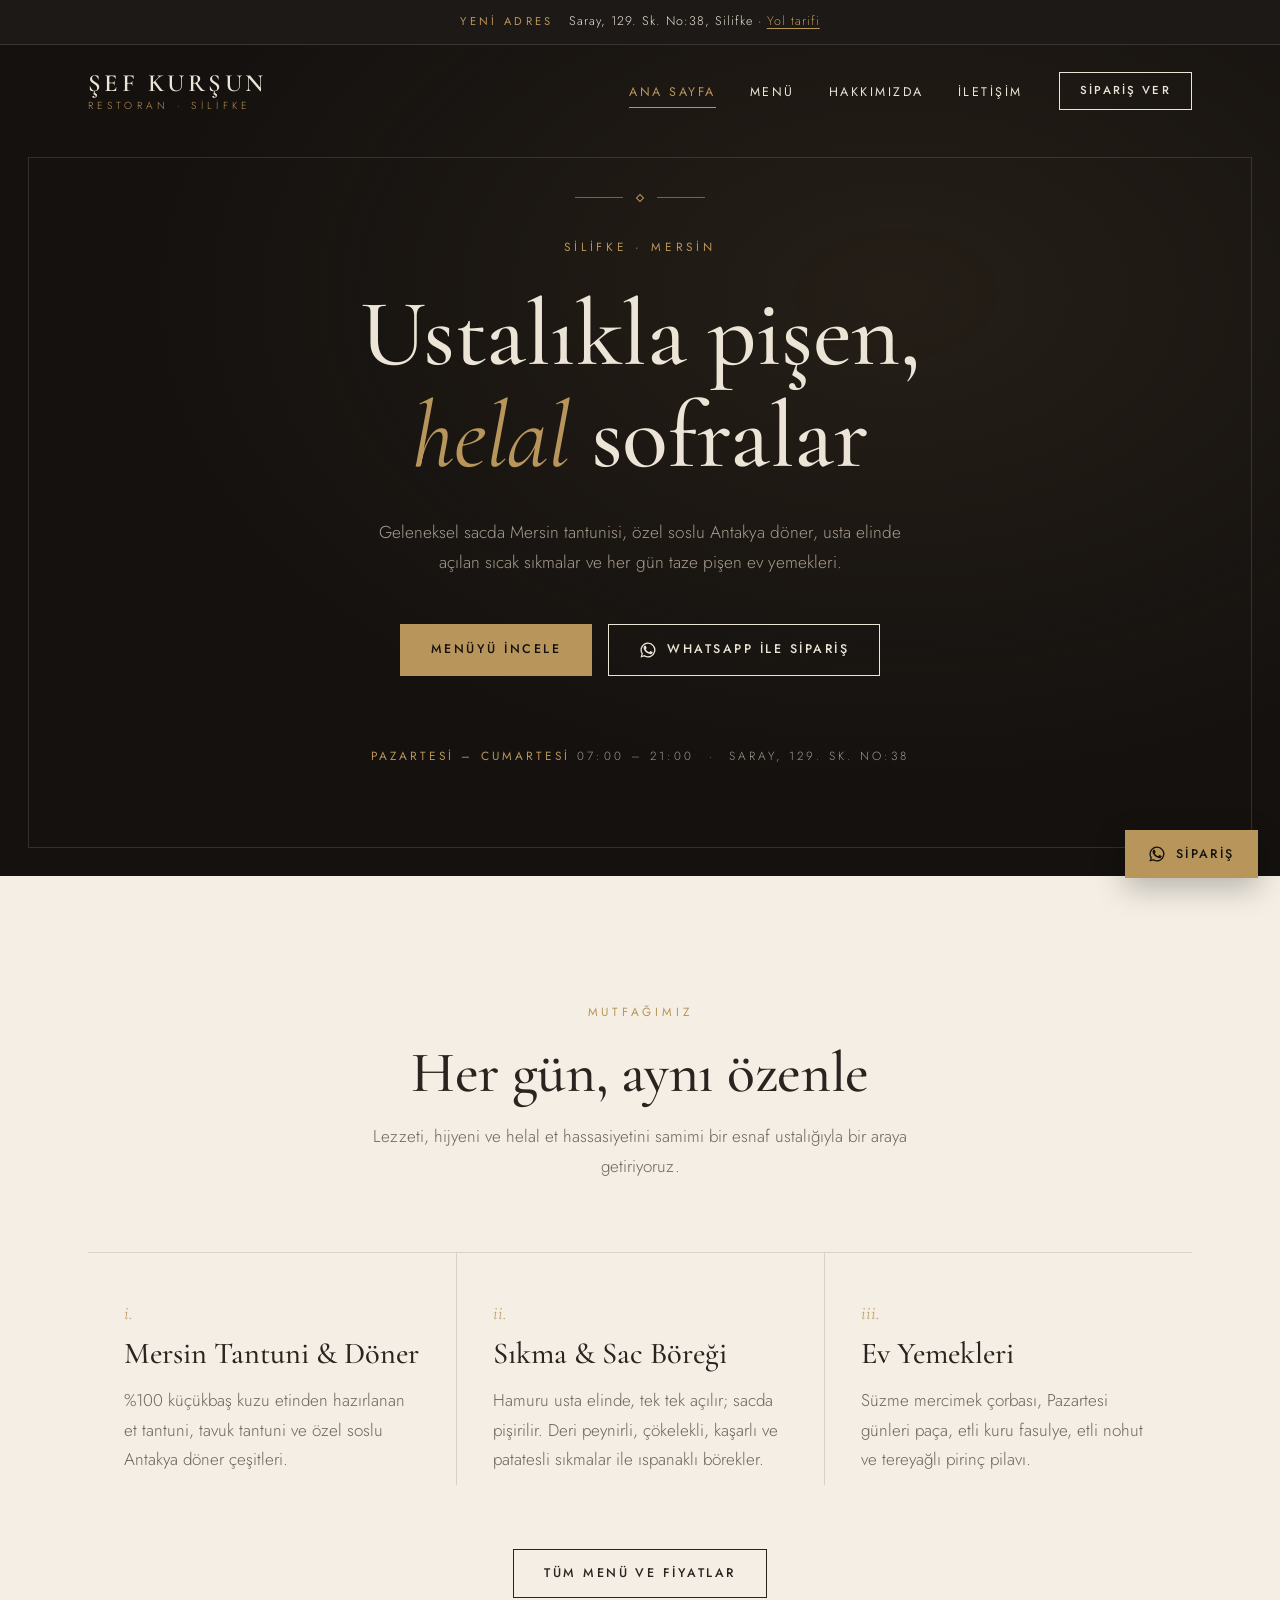
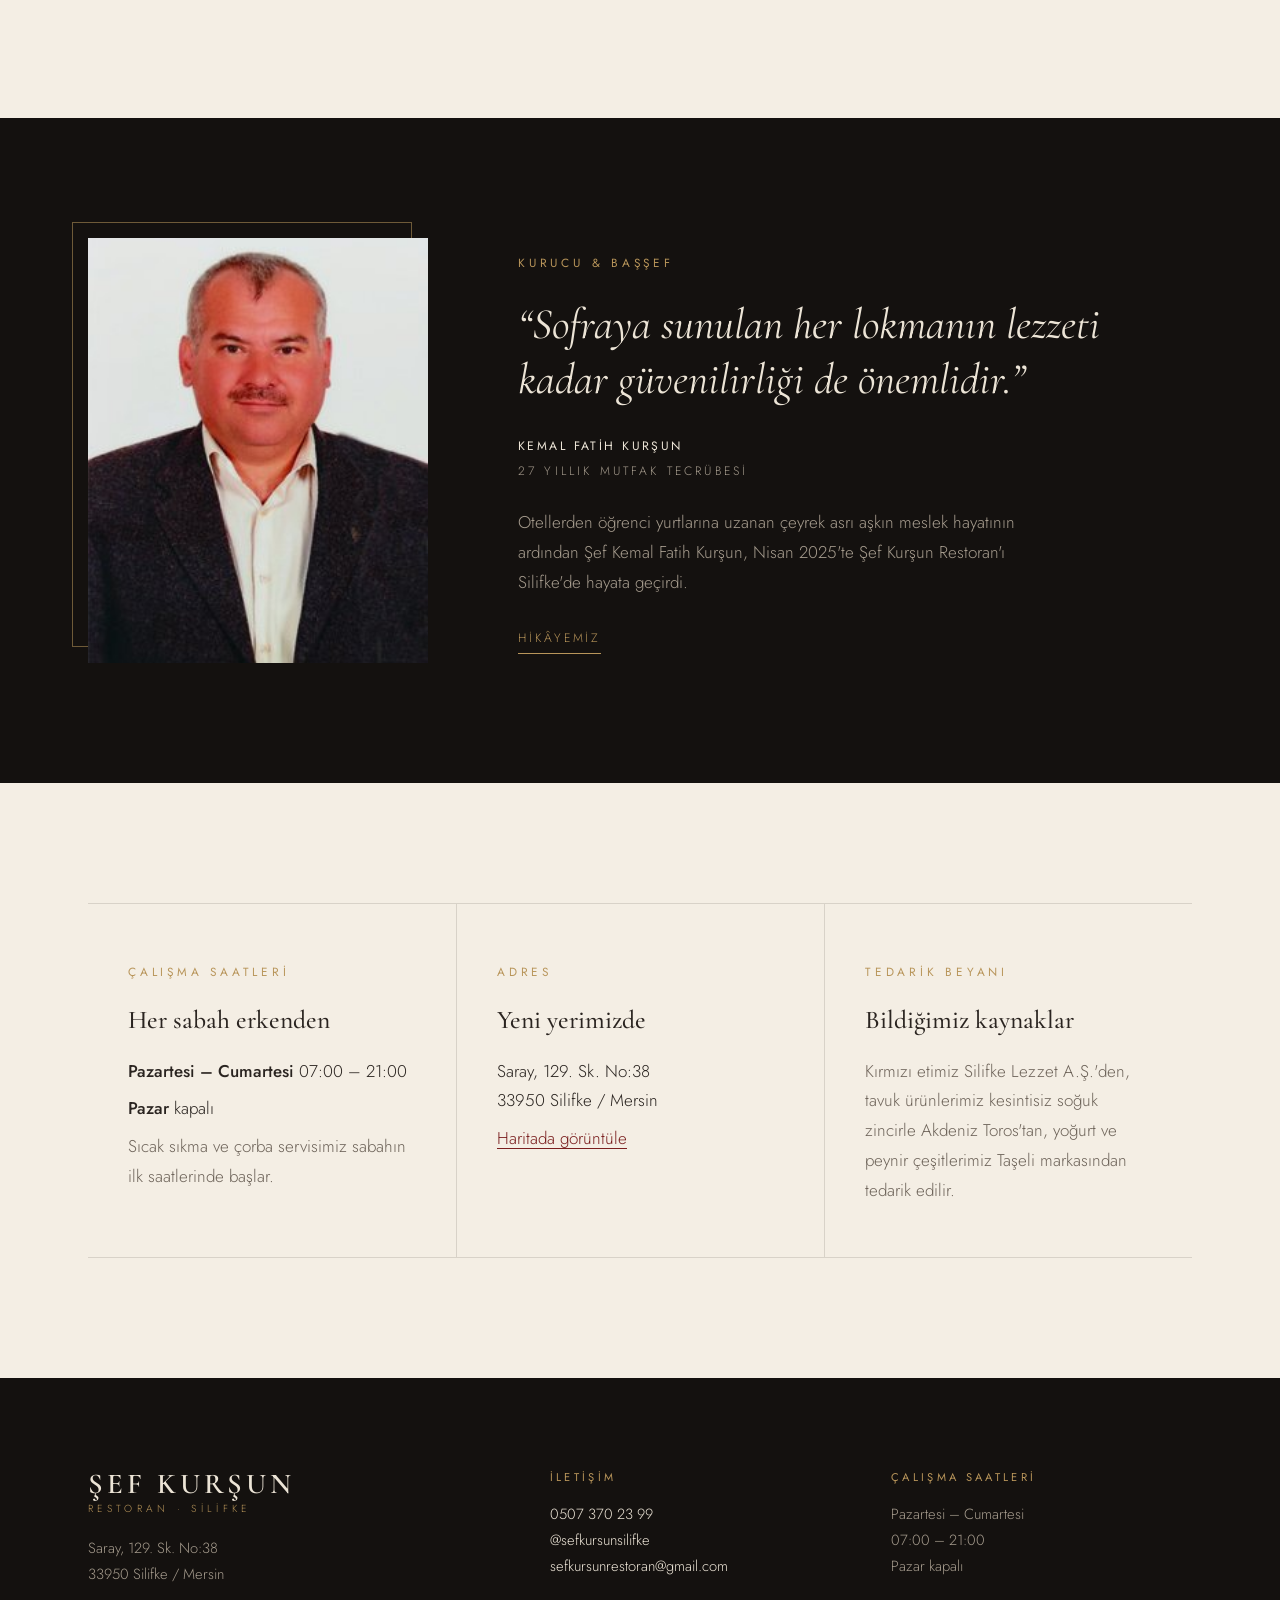
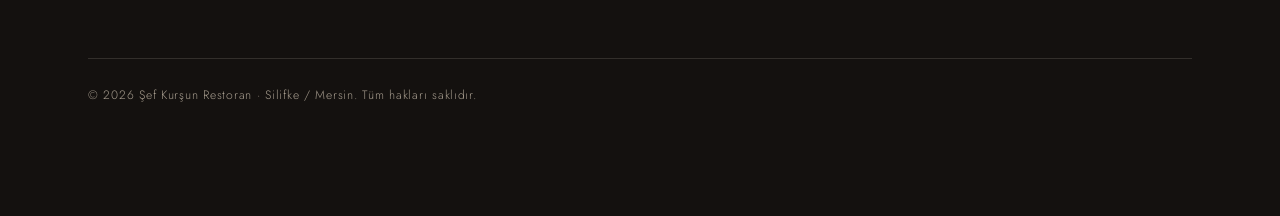
<file: index.html>
<!DOCTYPE html>
<html lang="tr">
<head>
  <meta charset="UTF-8">
  <meta name="viewport" content="width=device-width, initial-scale=1.0">
  <title>Şef Kurşun Restoran | Silifke Tantuni, Döner & Ev Yemekleri</title>
  <meta name="description" content="Silifke'de Şef Kurşun Restoran: sacda Mersin tantuni, özel soslu Antakya döner, usta elinde açılan sıkma ve börekler, her gün taze pişen ev yemekleri. Saray, 129. Sk. No:38. WhatsApp ile sipariş.">
  <link rel="preconnect" href="https://fonts.googleapis.com">
  <link rel="preconnect" href="https://fonts.gstatic.com" crossorigin>
  <link href="https://fonts.googleapis.com/css2?family=Cormorant+Garamond:ital,wght@0,400;0,500;0,600;1,400;1,500&family=Jost:wght@300;400;500&display=swap" rel="stylesheet">
  <link rel="stylesheet" href="/assets/site.css">
  <style>
    /* GİRİŞ */
    .giris {
      background:
        radial-gradient(ellipse at 70% 30%, rgba(184,149,90,.10), transparent 60%),
        var(--gece);
      color: var(--acik);
      min-height: 92vh;
      display: flex;
      align-items: center;
      padding: 150px 0 110px;
      position: relative;
      overflow: hidden;
    }
    .giris::after {
      content: "";
      position: absolute;
      inset: 112px 28px 28px;
      border: 1px solid var(--cizgi-koyu);
      pointer-events: none;
    }
    .giris .kap { text-align: center; position: relative; z-index: 1; }
    .giris .susleme { justify-content: center; margin: 0 auto 30px; }
    .giris h1 { font-size: clamp(3rem, 7.4vw, 6.2rem); margin: 22px auto 30px; max-width: 14ch; }
    .giris .ozet { max-width: 56ch; margin: 0 auto 46px; color: var(--acik-soluk); font-size: 1.08rem; }
    .giris .dugmeler { display: flex; gap: 16px; justify-content: center; flex-wrap: wrap; }
    .giris .adres-not {
      margin-top: 70px;
      font-size: .74rem;
      letter-spacing: .26em;
      text-transform: uppercase;
      color: var(--acik-soluk);
    }
    .giris .adres-not b { color: var(--pirinc); font-weight: 400; }

    /* MUTFAK */
    .bas { text-align: center; margin-bottom: 70px; }
    .bas h2 { font-size: clamp(2.3rem, 4.6vw, 3.6rem); margin-top: 16px; }
    .bas p { max-width: 58ch; margin: 18px auto 0; }
    .uclu { display: grid; grid-template-columns: repeat(3, 1fr); gap: 0; border-top: 1px solid var(--cizgi-acik); }
    .uclu article { padding: 44px 36px 10px; }
    .uclu article + article { border-left: 1px solid var(--cizgi-acik); }
    .uclu .no { font-family: var(--f-baslik); font-style: italic; font-size: 1.15rem; color: var(--pirinc); }
    .uclu h3 { font-family: var(--f-baslik); font-weight: 500; font-size: 1.9rem; line-height: 1.15; margin: 8px 0 14px; }
    .uclu p { color: var(--metin-soluk); }
    .tum-menu { text-align: center; margin-top: 64px; }

    /* ŞEF */
    .sef .kap { display: grid; grid-template-columns: 340px 1fr; gap: 90px; align-items: center; }
    .sef figure { position: relative; }
    .sef figure::before { content: ""; position: absolute; inset: -16px 16px 16px -16px; border: 1px solid var(--pirinc); opacity: .55; }
    .sef figure img { position: relative; width: 100%; aspect-ratio: 4 / 5; object-fit: cover; }
    .sef blockquote { font-family: var(--f-baslik); font-style: italic; font-weight: 400; font-size: clamp(1.9rem, 3.4vw, 2.8rem); line-height: 1.25; margin: 20px 0 30px; }
    .sef .imza { font-size: .76rem; letter-spacing: .26em; text-transform: uppercase; color: var(--acik-soluk); }
    .sef .imza b { display: block; color: var(--acik); font-weight: 400; letter-spacing: .2em; margin-bottom: 4px; }
    .sef p.soluk { margin-top: 26px; max-width: 54ch; }
    .sef a.ok { display: inline-block; margin-top: 30px; color: var(--pirinc); font-size: .76rem; letter-spacing: .24em; text-transform: uppercase; text-decoration: none; border-bottom: 1px solid var(--pirinc); padding-bottom: 4px; }

    /* BİLGİ */
    .bilgi .fis { display: grid; grid-template-columns: repeat(3, 1fr); }
    .bilgi .fis > div { padding: 52px 40px; }
    .bilgi .fis > div + div { border-left: 1px solid var(--cizgi-acik); }
    .bilgi h3 { font-family: var(--f-baslik); font-weight: 500; font-size: 1.6rem; margin: 12px 0 14px; }
    .bilgi p + p { margin-top: 8px; }
    .bilgi a { color: var(--bordo); text-underline-offset: 4px; }

    @media (max-width: 860px) {
      .giris { min-height: 0; padding: 140px 0 80px; }
      .giris::after { inset: 120px 12px 12px; }
      .giris .adres-not { margin-top: 50px; line-height: 2; }
      .uclu, .bilgi .fis { grid-template-columns: 1fr; }
      .uclu article { padding: 34px 6px 20px; }
      .uclu article + article { border-left: 0; border-top: 1px solid var(--cizgi-acik); }
      .bilgi .fis > div { padding: 36px 6px; }
      .bilgi .fis > div + div { border-left: 0; border-top: 1px solid var(--cizgi-acik); }
      .sef .kap { grid-template-columns: 1fr; gap: 56px; }
      .sef figure { max-width: 280px; margin: 16px auto 0; }
    }
  </style>
</head>
<body>

  <div class="duyuru"><b>Yeni adres</b> Saray, 129. Sk. No:38, Silifke · <a href="/iletisim.html">Yol tarifi</a></div>

  <header class="site-ust">
    <div class="kap">
      <a href="/" class="marka"><b>Şef Kurşun</b><small>Restoran · Silifke</small></a>
      <ul class="menu-linkler">
        <li><a href="/" aria-current="page">Ana Sayfa</a></li>
        <li><a href="/QRMENU/">Menü</a></li>
        <li><a href="/hakkimizda.html">Hakkımızda</a></li>
        <li><a href="/iletisim.html">İletişim</a></li>
      </ul>
      <a href="/order.html" class="dugme dugme-cizgi dugme-kucuk">Sipariş Ver</a>
    </div>
  </header>

  <main>
    <section class="giris">
      <div class="kap">
        <div class="susleme"><span></span></div>
        <span class="ust-yazi">Silifke · Mersin</span>
        <h1 class="baslik">Ustalıkla pişen, <em>helal</em> sofralar</h1>
        <p class="ozet">Geleneksel sacda Mersin tantunisi, özel soslu Antakya döner, usta elinde açılan sıcak sıkmalar ve her gün taze pişen ev yemekleri.</p>
        <div class="dugmeler">
          <a href="/QRMENU/" class="dugme">Menüyü İncele</a>
          <a href="/order.html" class="dugme dugme-cizgi">
            <svg viewBox="0 0 24 24" fill="currentColor" aria-hidden="true"><path d="M17.5 14.4c-.3-.1-1.8-.9-2-1-.3-.1-.5-.1-.7.1-.2.3-.8 1-.9 1.2-.2.2-.3.2-.6.1-.3-.1-1.3-.5-2.4-1.5-.9-.8-1.5-1.8-1.7-2.1-.2-.3 0-.5.1-.6l.5-.6c.1-.2.2-.3.3-.5.1-.2 0-.4 0-.5l-.9-2.2c-.2-.6-.5-.5-.7-.5h-.6c-.2 0-.5.1-.8.4-.3.3-1 1-1 2.5s1.1 2.9 1.2 3.1c.1.2 2.1 3.2 5.1 4.5 2.5 1 3 .8 3.6.7.5-.1 1.8-.7 2-1.4.2-.7.2-1.3.2-1.4-.1-.1-.3-.2-.6-.3zM12 2a10 10 0 0 0-8.6 15.1L2 22l5-1.3A10 10 0 1 0 12 2zm0 18.2c-1.5 0-3-.4-4.3-1.2l-.3-.2-3 .8.8-2.9-.2-.3A8.2 8.2 0 1 1 12 20.2z"/></svg>
            WhatsApp ile Sipariş
          </a>
        </div>
        <p class="adres-not"><b>Pazartesi – Cumartesi</b> 07:00 – 21:00 &nbsp;·&nbsp; Saray, 129. Sk. No:38</p>
      </div>
    </section>

    <section class="bolum">
      <div class="kap">
        <div class="bas">
          <span class="ust-yazi">Mutfağımız</span>
          <h2 class="baslik">Her gün, aynı özenle</h2>
          <p class="soluk">Lezzeti, hijyeni ve helal et hassasiyetini samimi bir esnaf ustalığıyla bir araya getiriyoruz.</p>
        </div>
        <div class="uclu">
          <article>
            <span class="no">i.</span>
            <h3>Mersin Tantuni &amp; Döner</h3>
            <p>%100 küçükbaş kuzu etinden hazırlanan et tantuni, tavuk tantuni ve özel soslu Antakya döner çeşitleri.</p>
          </article>
          <article>
            <span class="no">ii.</span>
            <h3>Sıkma &amp; Sac Böreği</h3>
            <p>Hamuru usta elinde, tek tek açılır; sacda pişirilir. Deri peynirli, çökelekli, kaşarlı ve patatesli sıkmalar ile ıspanaklı börekler.</p>
          </article>
          <article>
            <span class="no">iii.</span>
            <h3>Ev Yemekleri</h3>
            <p>Süzme mercimek çorbası, Pazartesi günleri paça, etli kuru fasulye, etli nohut ve tereyağlı pirinç pilavı.</p>
          </article>
        </div>
        <div class="tum-menu"><a href="/QRMENU/" class="dugme dugme-cizgi">Tüm Menü ve Fiyatlar</a></div>
      </div>
    </section>

    <section class="bolum koyu sef">
      <div class="kap">
        <figure><img src="/kemal-kursun.jpg" alt="Şef Kemal Fatih Kurşun"></figure>
        <div>
          <span class="ust-yazi">Kurucu &amp; Başşef</span>
          <blockquote>“Sofraya sunulan her lokmanın lezzeti kadar güvenilirliği de önemlidir.”</blockquote>
          <p class="imza"><b>Kemal Fatih Kurşun</b>27 yıllık mutfak tecrübesi</p>
          <p class="soluk">Otellerden öğrenci yurtlarına uzanan çeyrek asrı aşkın meslek hayatının ardından Şef Kemal Fatih Kurşun, Nisan 2025'te Şef Kurşun Restoran'ı Silifke'de hayata geçirdi.</p>
          <a href="/hakkimizda.html" class="ok">Hikâyemiz</a>
        </div>
      </div>
    </section>

    <section class="bolum bilgi">
      <div class="kap">
        <div class="fis">
          <div>
            <span class="ust-yazi">Çalışma Saatleri</span>
            <h3>Her sabah erkenden</h3>
            <p><strong>Pazartesi – Cumartesi</strong> 07:00 – 21:00</p>
            <p><strong>Pazar</strong> kapalı</p>
            <p class="soluk">Sıcak sıkma ve çorba servisimiz sabahın ilk saatlerinde başlar.</p>
          </div>
          <div>
            <span class="ust-yazi">Adres</span>
            <h3>Yeni yerimizde</h3>
            <p>Saray, 129. Sk. No:38<br>33950 Silifke / Mersin</p>
            <p><a href="/iletisim.html">Haritada görüntüle</a></p>
          </div>
          <div>
            <span class="ust-yazi">Tedarik Beyanı</span>
            <h3>Bildiğimiz kaynaklar</h3>
            <p class="soluk">Kırmızı etimiz Silifke Lezzet A.Ş.'den, tavuk ürünlerimiz kesintisiz soğuk zincirle Akdeniz Toros'tan, yoğurt ve peynir çeşitlerimiz Taşeli markasından tedarik edilir.</p>
          </div>
        </div>
      </div>
    </section>
  </main>

  <footer class="site-alt">
    <div class="kap">
      <div>
        <a href="/" class="marka"><b>Şef Kurşun</b><small>Restoran · Silifke</small></a>
        <p style="margin-top:22px">Saray, 129. Sk. No:38<br>33950 Silifke / Mersin</p>
      </div>
      <div>
        <h4>İletişim</h4>
        <p><a href="tel:05073702399">0507 370 23 99</a><br>
        <a href="https://www.instagram.com/sefkursunsilifke" target="_blank" rel="noopener">@sefkursunsilifke</a><br>
        <a href="mailto:sefkursunrestoran@gmail.com">sefkursunrestoran@gmail.com</a></p>
      </div>
      <div>
        <h4>Çalışma Saatleri</h4>
        <p>Pazartesi – Cumartesi<br>07:00 – 21:00<br>Pazar kapalı</p>
      </div>
      <p class="telif">© 2026 Şef Kurşun Restoran · Silifke / Mersin. Tüm hakları saklıdır.</p>
    </div>
  </footer>

  <a href="/order.html" class="wa-sabit" aria-label="WhatsApp ile sipariş ver">
    <span class="dugme">
      <svg viewBox="0 0 24 24" fill="currentColor" aria-hidden="true"><path d="M17.5 14.4c-.3-.1-1.8-.9-2-1-.3-.1-.5-.1-.7.1-.2.3-.8 1-.9 1.2-.2.2-.3.2-.6.1-.3-.1-1.3-.5-2.4-1.5-.9-.8-1.5-1.8-1.7-2.1-.2-.3 0-.5.1-.6l.5-.6c.1-.2.2-.3.3-.5.1-.2 0-.4 0-.5l-.9-2.2c-.2-.6-.5-.5-.7-.5h-.6c-.2 0-.5.1-.8.4-.3.3-1 1-1 2.5s1.1 2.9 1.2 3.1c.1.2 2.1 3.2 5.1 4.5 2.5 1 3 .8 3.6.7.5-.1 1.8-.7 2-1.4.2-.7.2-1.3.2-1.4-.1-.1-.3-.2-.6-.3zM12 2a10 10 0 0 0-8.6 15.1L2 22l5-1.3A10 10 0 1 0 12 2zm0 18.2c-1.5 0-3-.4-4.3-1.2l-.3-.2-3 .8.8-2.9-.2-.3A8.2 8.2 0 1 1 12 20.2z"/></svg>
      <span>Sipariş</span>
    </span>
  </a>

</body>
</html>
</file>
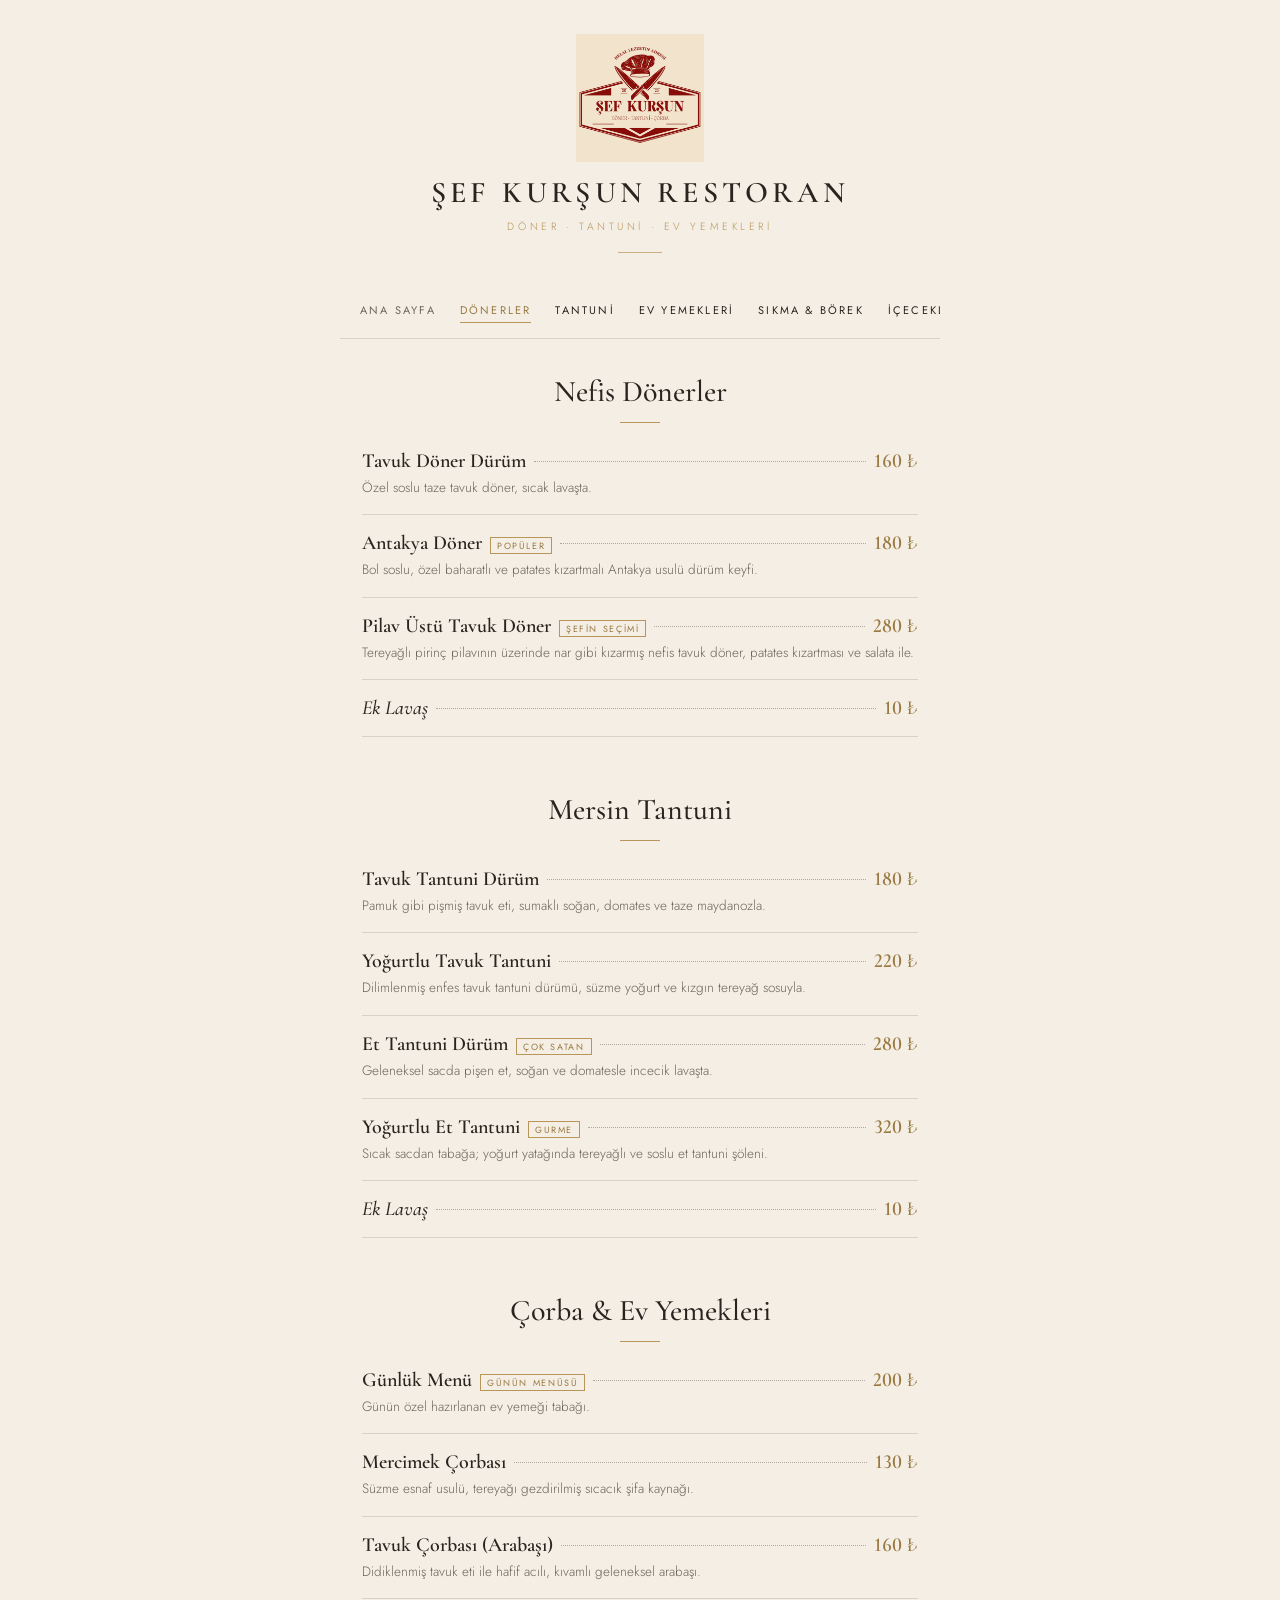
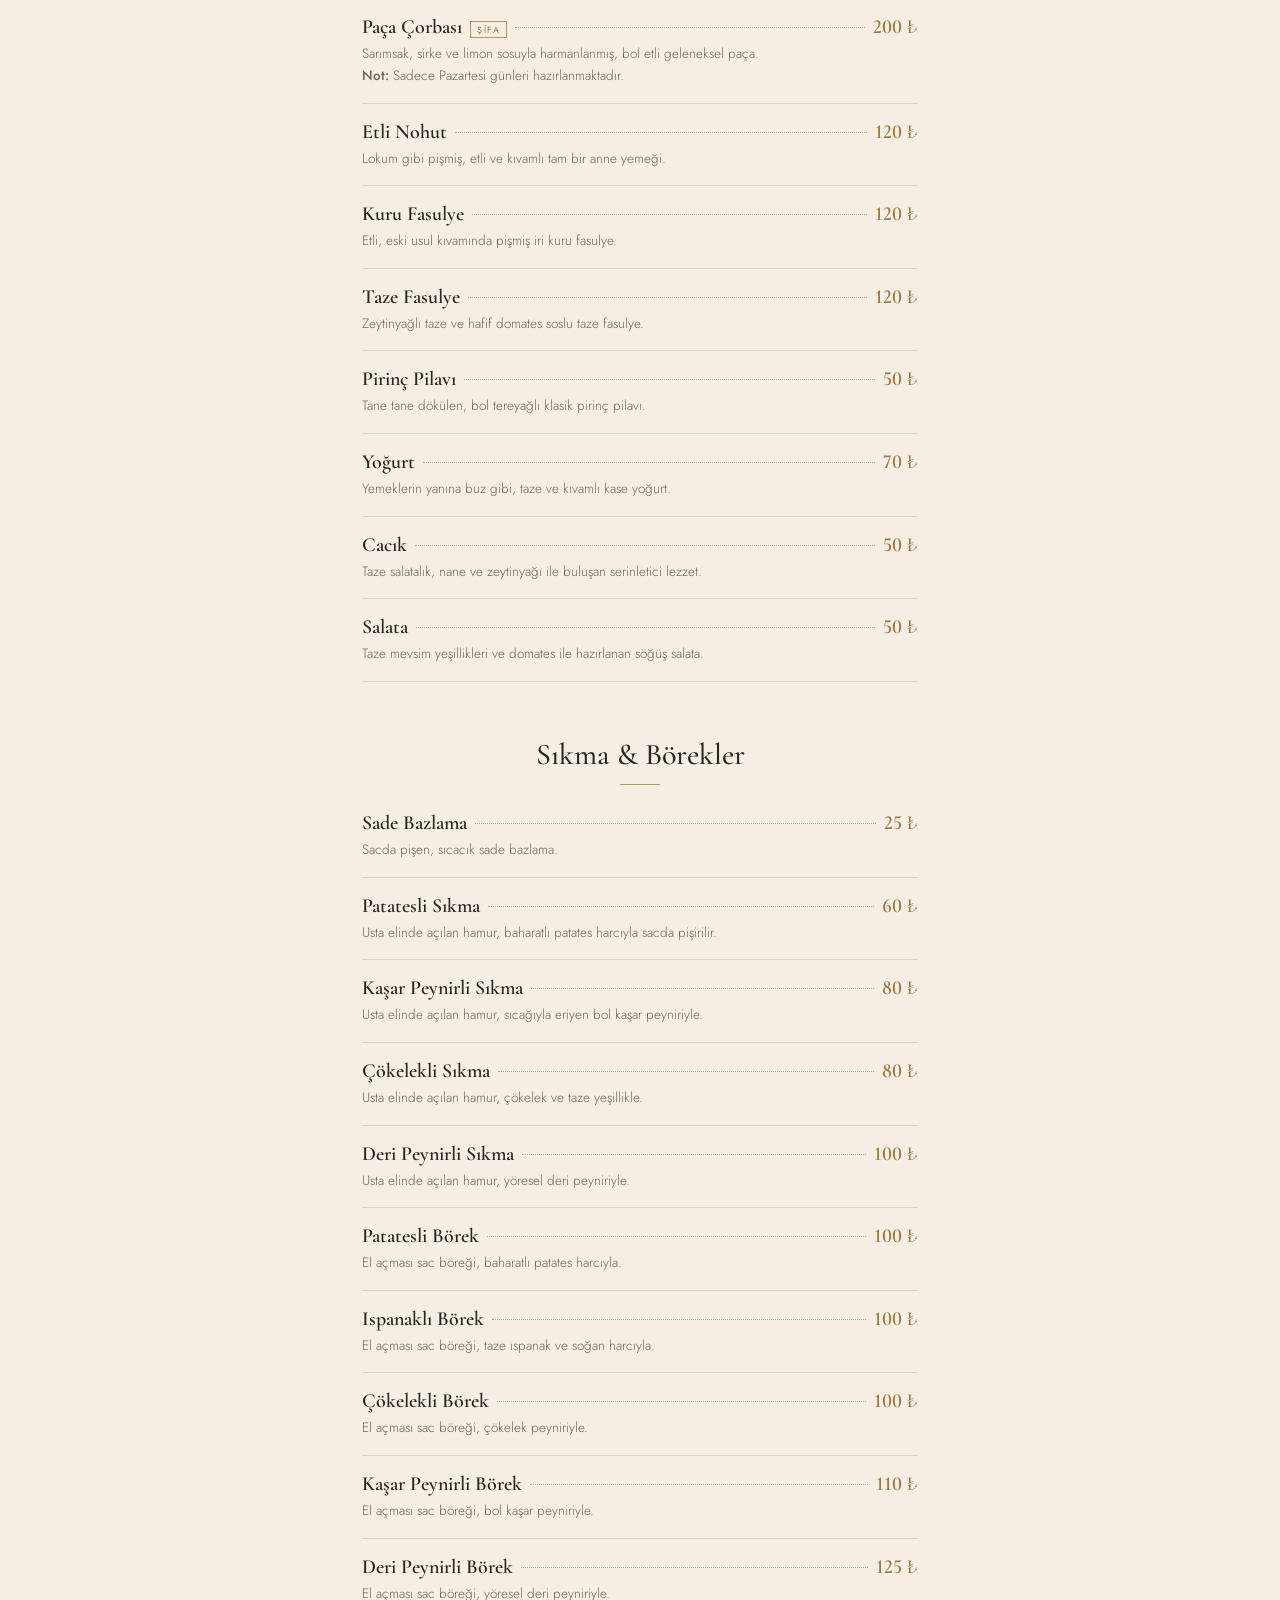
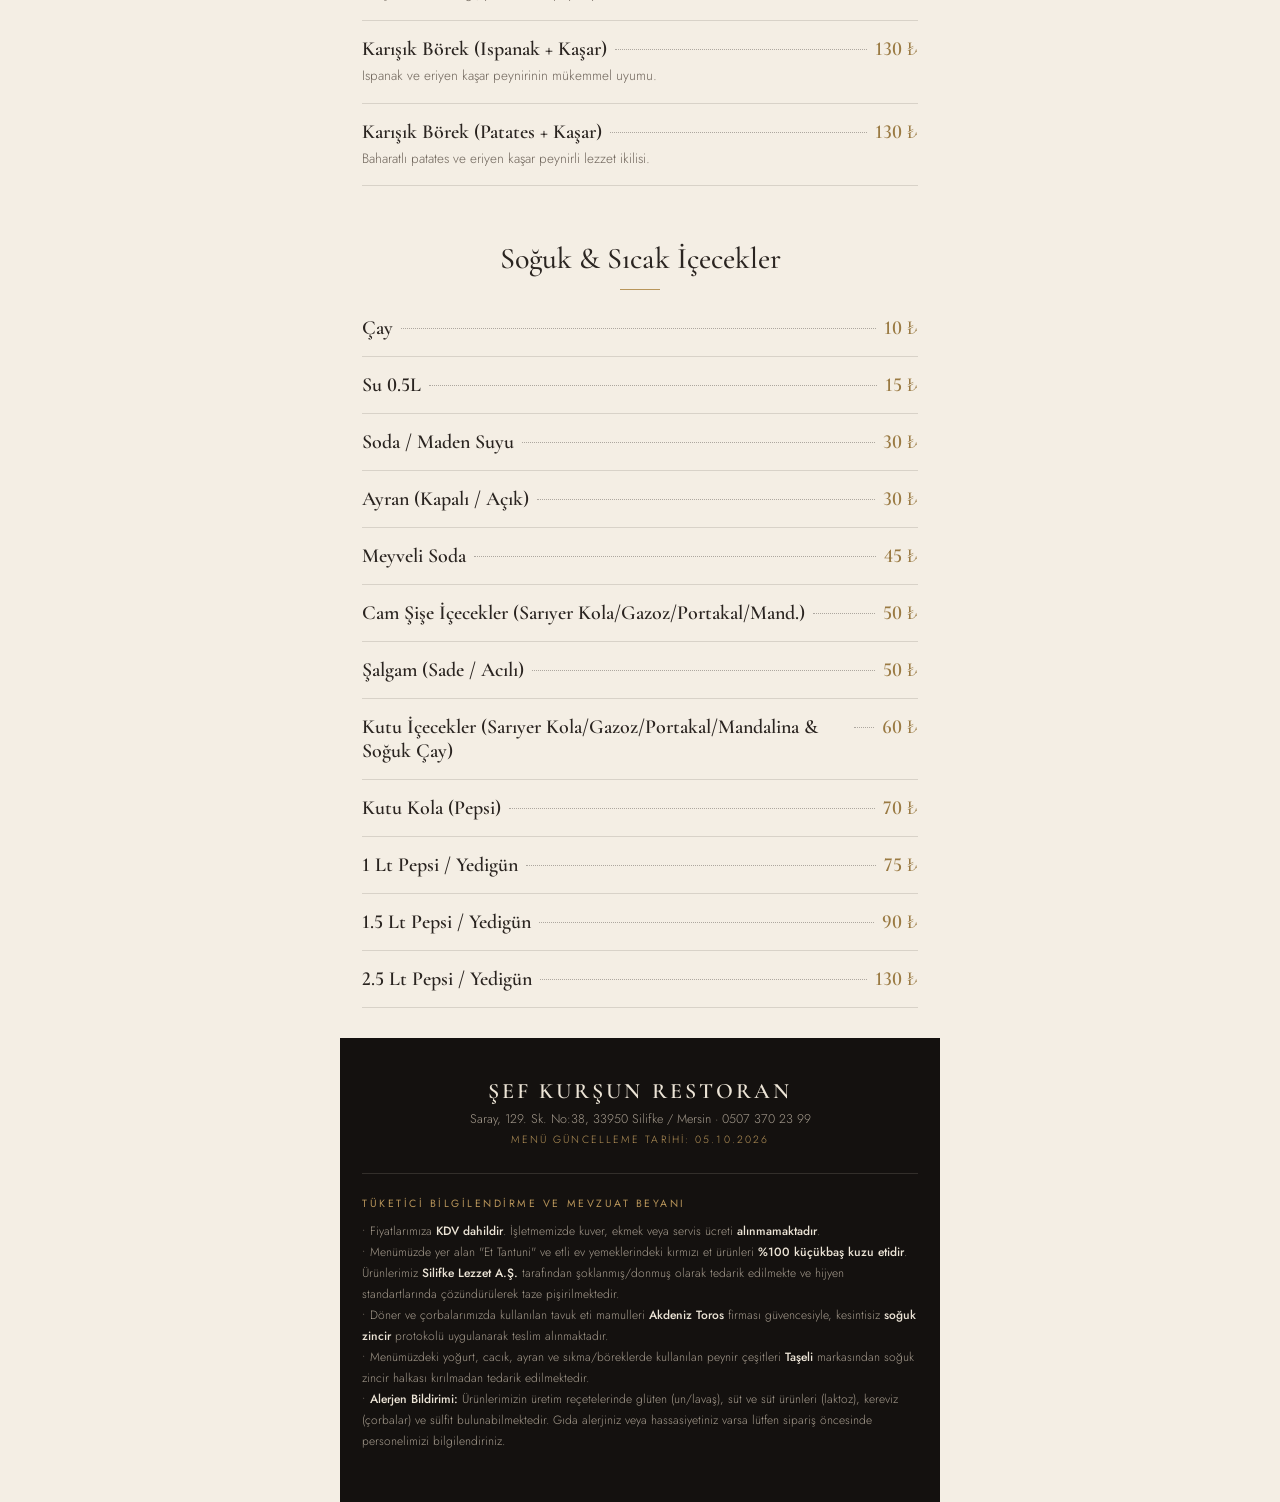
<file: QRMENU/index.html>
<!DOCTYPE html>
<html lang="tr">
<head>
    <meta charset="UTF-8">
    <meta name="viewport" content="width=device-width, initial-scale=1.0">
    <title>Şef Kurşun Restoran - QR Menü</title>
    <link rel="preconnect" href="https://fonts.googleapis.com">
    <link rel="preconnect" href="https://fonts.gstatic.com" crossorigin>
    <link href="https://fonts.googleapis.com/css2?family=Cormorant+Garamond:ital,wght@0,500;0,600;1,500&family=Jost:wght@300;400;500&display=swap" rel="stylesheet">
    <style>
        :root {
            --gece: #14110f;
            --fildisi: #f4eee4;
            --kagit: #fbf8f2;
            --metin: #2a2420;
            --soluk: #6e645a;
            --pirinc: #b8955a;
            --pirinc-koyu: #9a7a43;
            --cizgi: rgba(42, 36, 32, .14);
            --f-baslik: "Cormorant Garamond", Georgia, serif;
            --f-metin: "Jost", "Helvetica Neue", Arial, sans-serif;
        }

        * { box-sizing: border-box; margin: 0; padding: 0; -webkit-tap-highlight-color: transparent; }
        html { scroll-behavior: smooth; }
        body { background: var(--fildisi); color: var(--metin); font-family: var(--f-metin); font-weight: 300; font-variant-numeric: lining-nums; }
        strong, b { font-weight: 500; }

        .phone-container { max-width: 600px; margin: 0 auto; min-height: 100vh; display: flex; flex-direction: column; position: relative; }

        /* ÜST */
        .brand-header { background: var(--fildisi); color: var(--metin); padding: 34px 20px 30px; text-align: center; text-decoration: none; display: block; }
        .brand-logo { width: 128px; height: auto; margin: 0 auto 8px; mix-blend-mode: multiply; }
        .brand-title { font-family: var(--f-baslik); font-weight: 600; font-size: 30px; letter-spacing: .14em; text-transform: uppercase; line-height: 1.1; }
        .brand-subtitle { font-size: 10.5px; letter-spacing: .34em; text-transform: uppercase; color: var(--pirinc); margin-top: 10px; }
        .brand-header::after { content: ""; display: block; width: 44px; height: 1px; background: var(--pirinc); margin: 18px auto 0; opacity: .7; }

        /* KATEGORİLER */
        .category-nav { position: sticky; top: 0; background: var(--fildisi); display: flex; gap: 24px; padding: 15px 20px; overflow-x: auto; white-space: nowrap; border-bottom: 1px solid var(--cizgi); z-index: 999; scrollbar-width: none; }
        .category-nav::-webkit-scrollbar { display: none; }
        .nav-item { font-family: var(--f-metin); background: none; border: 0; border-bottom: 1px solid transparent; padding: 4px 0; font-size: 11px; font-weight: 400; letter-spacing: .2em; text-transform: uppercase; color: var(--metin); cursor: pointer; text-decoration: none; display: inline-flex; align-items: center; }
        .nav-item.home-link { color: var(--soluk); }
        .nav-item.active { color: var(--pirinc-koyu); border-bottom-color: var(--pirinc); }

        /* MENÜ */
        .menu-container { padding: 10px 22px 30px; display: flex; flex-direction: column; gap: 30px; }
        section { scroll-margin-top: 60px; padding-top: 26px; }
        .section-title { font-family: var(--f-baslik); font-weight: 500; font-size: 30px; text-align: center; line-height: 1.15; margin-bottom: 10px; }
        .section-title::after { content: ""; display: block; width: 40px; height: 1px; background: var(--pirinc); margin: 12px auto 0; }
        .items-grid { display: flex; flex-direction: column; }

        .menu-card { padding: 16px 0; border-bottom: 1px solid var(--cizgi); }
        .card-top { display: flex; align-items: baseline; gap: 8px; }
        .card-top::before { content: ""; order: 1; flex: 1 1 20px; min-width: 20px; border-bottom: 1px dotted rgba(42,36,32,.35); transform: translateY(-5px); }
        .item-name-group, .card-top > .item-name { order: 0; }
        .item-name-group { display: flex; align-items: baseline; gap: 8px; flex-wrap: wrap; }
        .item-name { font-family: var(--f-baslik); font-size: 20px; font-weight: 600; line-height: 1.2; }
        .item-price { order: 2; font-family: var(--f-baslik); font-size: 20px; font-weight: 600; color: var(--pirinc-koyu); white-space: nowrap; }
        .item-details { font-size: 13.5px; color: var(--soluk); line-height: 1.6; margin-top: 4px; }

        .badge { font-size: 9px; font-weight: 400; letter-spacing: .18em; text-transform: uppercase; padding: 1px 6px; color: var(--pirinc-koyu); border: 1px solid var(--pirinc); font-family: var(--f-metin); }
        .card-extra .item-name { font-style: italic; font-weight: 500; }

        /* ALT */
        .menu-footer { background: var(--gece); color: #ece4d6; padding: 40px 22px 50px; margin-top: auto; }
        .footer-logo-text { text-align: center; font-family: var(--f-baslik); font-weight: 600; font-size: 22px; letter-spacing: .14em; text-transform: uppercase; margin-bottom: 6px; }
        .menu-adres { text-align: center; font-size: 12.5px; color: #a59b8d; margin-bottom: 4px; }
        .menu-update-date { text-align: center; font-size: 10.5px; letter-spacing: .2em; text-transform: uppercase; color: var(--pirinc); margin-bottom: 26px; }
        .legal-container { border-top: 1px solid rgba(236,228,214,.14); padding-top: 22px; }
        .legal-header { font-size: 10.5px; font-weight: 400; text-transform: uppercase; color: var(--pirinc); margin-bottom: 10px; letter-spacing: .24em; }
        .legal-content { font-size: 12px; color: #a59b8d; line-height: 1.75; }
        .legal-content strong { color: #ece4d6; }

        /* YUKARI */
        .floating-scroll-btn { position: fixed; bottom: 20px; right: 20px; font-family: var(--f-metin); background: var(--gece); color: #ece4d6; border: 1px solid var(--pirinc); padding: 10px 16px; font-size: 10.5px; letter-spacing: .2em; text-transform: uppercase; cursor: pointer; z-index: 1000; opacity: 0; visibility: hidden; transition: opacity .25s; }
        .floating-scroll-btn.visible { opacity: 1; visibility: visible; }
    </style>
</head>
<body>

    <div class="phone-container">
        
        <!-- ÜST LOGO VE BAŞLIK -->
        <a href="https://sefkursunrestoran.com" class="brand-header">
            <img src="Logo.png" alt="Şef Kurşun Logo" class="brand-logo" onerror="this.style.display='none';">
            <h1 class="brand-title">Şef Kurşun Restoran</h1>
            <p class="brand-subtitle">Döner · Tantuni · Ev Yemekleri</p>
        </a>

        <!-- KATEGORİ NAVİGASYONU -->
        <nav class="category-nav" id="categoryNav">
            <a href="https://sefkursunrestoran.com" class="nav-item home-link">Ana Sayfa</a>
            <button class="nav-item" data-section="donerler">Dönerler</button>
            <button class="nav-item" data-section="tantuni">Tantuni</button>
            <button class="nav-item" data-section="yemekler">Ev Yemekleri</button>
            <button class="nav-item" data-section="borekler">Sıkma & Börek</button>
            <button class="nav-item" data-section="icecekler">İçecekler</button>
        </nav>

        <!-- ANA MENÜ LİSTESİ -->
        <main class="menu-container">

            <!-- DÖNERLER -->
            <section id="donerler">
                <h2 class="section-title">Nefis Dönerler</h2>
                <div class="items-grid">
                    <div class="menu-card">
                        <div class="card-top">
                            <div class="item-name-group"><span class="item-name">Tavuk Döner Dürüm</span></div>
                            <span class="item-price">160 ₺</span>
                        </div>
                        <p class="item-details">Özel soslu taze tavuk döner, sıcak lavaşta.</p>
                    </div>
                    <div class="menu-card">
                        <div class="card-top">
                            <div class="item-name-group"><span class="item-name">Antakya Döner</span><span class="badge badge-pop">Popüler</span></div>
                            <span class="item-price">180 ₺</span>
                        </div>
                        <p class="item-details">Bol soslu, özel baharatlı ve patates kızartmalı Antakya usulü dürüm keyfi.</p>
                    </div>
                    <div class="menu-card">
                        <div class="card-top">
                            <div class="item-name-group"><span class="item-name">Pilav Üstü Tavuk Döner</span><span class="badge badge-chef">Şefin Seçimi</span></div>
                            <span class="item-price">280 ₺</span>
                        </div>
                        <p class="item-details">Tereyağlı pirinç pilavının üzerinde nar gibi kızarmış nefis tavuk döner, patates kızartması ve salata ile.</p>
                    </div>
                    <div class="menu-card card-extra">
                        <div class="card-top">
                            <div class="item-name-group"><span class="item-name">Ek Lavaş</span></div>
                            <span class="item-price">10 ₺</span>
                        </div>
                    </div>
                </div>
            </section>

            <!-- TANTUNİ -->
            <section id="tantuni">
                <h2 class="section-title">Mersin Tantuni</h2>
                <div class="items-grid">
                    <div class="menu-card">
                        <div class="card-top">
                            <div class="item-name-group"><span class="item-name">Tavuk Tantuni Dürüm</span></div>
                            <span class="item-price">180 ₺</span>
                        </div>
                        <p class="item-details">Pamuk gibi pişmiş tavuk eti, sumaklı soğan, domates ve taze maydanozla.</p>
                    </div>
                    <div class="menu-card">
                        <div class="card-top">
                            <div class="item-name-group"><span class="item-name">Yoğurtlu Tavuk Tantuni</span></div>
                            <span class="item-price">220 ₺</span>
                        </div>
                        <p class="item-details">Dilimlenmiş enfes tavuk tantuni dürümü, süzme yoğurt ve kızgın tereyağ sosuyla.</p>
                    </div>
                    <div class="menu-card">
                        <div class="card-top">
                            <div class="item-name-group"><span class="item-name">Et Tantuni Dürüm</span><span class="badge badge-pop">Çok Satan</span></div>
                            <span class="item-price">280 ₺</span>
                        </div>
                        <p class="item-details">Geleneksel sacda pişen et, soğan ve domatesle incecik lavaşta.</p>
                    </div>
                    <div class="menu-card">
                        <div class="card-top">
                            <div class="item-name-group"><span class="item-name">Yoğurtlu Et Tantuni</span><span class="badge badge-chef">Gurme</span></div>
                            <span class="item-price">320 ₺</span>
                        </div>
                        <p class="item-details">Sıcak sacdan tabağa; yoğurt yatağında tereyağlı ve soslu et tantuni şöleni.</p>
                    </div>
                    <div class="menu-card card-extra">
                        <div class="card-top">
                            <div class="item-name-group"><span class="item-name">Ek Lavaş</span></div>
                            <span class="item-price">10 ₺</span>
                        </div>
                    </div>
                </div>
            </section>

            <!-- EV YEMEKLERİ -->
            <section id="yemekler">
                <h2 class="section-title">Çorba & Ev Yemekleri</h2>
                <div class="items-grid">
                    <div class="menu-card">
                        <div class="card-top">
                            <div class="item-name-group"><span class="item-name">Günlük Menü</span><span class="badge badge-chef">Günün Menüsü</span></div>
                            <span class="item-price">200 ₺</span>
                        </div>
                        <p class="item-details">Günün özel hazırlanan ev yemeği tabağı.</p>
                    </div>
                    <div class="menu-card">
                        <div class="card-top">
                            <div class="item-name-group"><span class="item-name">Mercimek Çorbası</span></div>
                            <span class="item-price">130 ₺</span>
                        </div>
                        <p class="item-details">Süzme esnaf usulü, tereyağı gezdirilmiş sıcacık şifa kaynağı.</p>
                    </div>
                    <div class="menu-card">
                        <div class="card-top">
                            <div class="item-name-group"><span class="item-name">Tavuk Çorbası (Arabaşı)</span></div>
                            <span class="item-price">160 ₺</span>
                        </div>
                        <p class="item-details">Didiklenmiş tavuk eti ile hafif acılı, kıvamlı geleneksel arabaşı.</p>
                    </div>
                    <div class="menu-card">
                        <div class="card-top">
                            <div class="item-name-group"><span class="item-name">Paça Çorbası</span><span class="badge badge-pop">Şifa</span></div>
                            <span class="item-price">200 ₺</span>
                        </div>
                        <p class="item-details">Sarımsak, sirke ve limon sosuyla harmanlanmış, bol etli geleneksel paça. <br><strong>Not:</strong> Sadece Pazartesi günleri hazırlanmaktadır.</p>
                    </div>
                    <div class="menu-card">
                        <div class="card-top">
                            <div class="item-name-group"><span class="item-name">Etli Nohut</span></div>
                            <span class="item-price">120 ₺</span>
                        </div>
                        <p class="item-details">Lokum gibi pişmiş, etli ve kıvamlı tam bir anne yemeği.</p>
                    </div>
                    <div class="menu-card">
                        <div class="card-top">
                            <div class="item-name-group"><span class="item-name">Kuru Fasulye</span></div>
                            <span class="item-price">120 ₺</span>
                        </div>
                        <p class="item-details">Etli, eski usul kıvamında pişmiş iri kuru fasulye.</p>
                    </div>
                    <div class="menu-card">
                        <div class="card-top">
                            <div class="item-name-group"><span class="item-name">Taze Fasulye</span></div>
                            <span class="item-price">120 ₺</span>
                        </div>
                        <p class="item-details">Zeytinyağlı taze ve hafif domates soslu taze fasulye.</p>
                    </div>
                    <div class="menu-card">
                        <div class="card-top">
                            <div class="item-name-group"><span class="item-name">Pirinç Pilavı</span></div>
                            <span class="item-price">50 ₺</span>
                        </div>
                        <p class="item-details">Tane tane dökülen, bol tereyağlı klasik pirinç pilavı.</p>
                    </div>
                    <div class="menu-card">
                        <div class="card-top">
                            <div class="item-name-group"><span class="item-name">Yoğurt</span></div>
                            <span class="item-price">70 ₺</span>
                        </div>
                        <p class="item-details">Yemeklerin yanına buz gibi, taze ve kıvamlı kase yoğurt.</p>
                    </div>
                    <div class="menu-card">
                        <div class="card-top">
                            <div class="item-name-group"><span class="item-name">Cacık</span></div>
                            <span class="item-price">50 ₺</span>
                        </div>
                        <p class="item-details">Taze salatalık, nane ve zeytinyağı ile buluşan serinletici lezzet.</p>
                    </div>
                    <div class="menu-card">
                        <div class="card-top">
                            <div class="item-name-group"><span class="item-name">Salata</span></div>
                            <span class="item-price">50 ₺</span>
                        </div>
                        <p class="item-details">Taze mevsim yeşillikleri ve domates ile hazırlanan söğüş salata.</p>
                    </div>
                </div>
            </section>

            <!-- SIKMA & BÖREKLER -->
            <section id="borekler">
                <h2 class="section-title">Sıkma & Börekler</h2>
                <div class="items-grid">
                    <div class="menu-card">
                        <div class="card-top"><span class="item-name">Sade Bazlama</span><span class="item-price">25 ₺</span></div>
                        <p class="item-details">Sacda pişen, sıcacık sade bazlama.</p>
                    </div>
                    <div class="menu-card">
                        <div class="card-top"><span class="item-name">Patatesli Sıkma</span><span class="item-price">60 ₺</span></div>
                        <p class="item-details">Usta elinde açılan hamur, baharatlı patates harcıyla sacda pişirilir.</p>
                    </div>
                    <div class="menu-card">
                        <div class="card-top"><span class="item-name">Kaşar Peynirli Sıkma</span><span class="item-price">80 ₺</span></div>
                        <p class="item-details">Usta elinde açılan hamur, sıcağıyla eriyen bol kaşar peyniriyle.</p>
                    </div>
                    <div class="menu-card">
                        <div class="card-top"><span class="item-name">Çökelekli Sıkma</span><span class="item-price">80 ₺</span></div>
                        <p class="item-details">Usta elinde açılan hamur, çökelek ve taze yeşillikle.</p>
                    </div>
                    <div class="menu-card">
                        <div class="card-top"><span class="item-name">Deri Peynirli Sıkma</span><span class="item-price">100 ₺</span></div>
                        <p class="item-details">Usta elinde açılan hamur, yöresel deri peyniriyle.</p>
                    </div>
                    <div class="menu-card">
                        <div class="card-top"><span class="item-name">Patatesli Börek</span><span class="item-price">100 ₺</span></div>
                        <p class="item-details">El açması sac böreği, baharatlı patates harcıyla.</p>
                    </div>
                    <div class="menu-card">
                        <div class="card-top"><span class="item-name">Ispanaklı Börek</span><span class="item-price">100 ₺</span></div>
                        <p class="item-details">El açması sac böreği, taze ıspanak ve soğan harcıyla.</p>
                    </div>
                    <div class="menu-card">
                        <div class="card-top"><span class="item-name">Çökelekli Börek</span><span class="item-price">100 ₺</span></div>
                        <p class="item-details">El açması sac böreği, çökelek peyniriyle.</p>
                    </div>
                    <div class="menu-card">
                        <div class="card-top"><span class="item-name">Kaşar Peynirli Börek</span><span class="item-price">110 ₺</span></div>
                        <p class="item-details">El açması sac böreği, bol kaşar peyniriyle.</p>
                    </div>
                    <div class="menu-card">
                        <div class="card-top"><span class="item-name">Deri Peynirli Börek</span><span class="item-price">125 ₺</span></div>
                        <p class="item-details">El açması sac böreği, yöresel deri peyniriyle.</p>
                    </div>
                    <div class="menu-card">
                        <div class="card-top"><span class="item-name">Karışık Börek (Ispanak + Kaşar)</span><span class="item-price">130 ₺</span></div>
                        <p class="item-details">Ispanak ve eriyen kaşar peynirinin mükemmel uyumu.</p>
                    </div>
                    <div class="menu-card">
                        <div class="card-top"><span class="item-name">Karışık Börek (Patates + Kaşar)</span><span class="item-price">130 ₺</span></div>
                        <p class="item-details">Baharatlı patates ve eriyen kaşar peynirli lezzet ikilisi.</p>
                    </div>
                </div>
            </section>

            <!-- İÇECEKLER -->
            <section id="icecekler">
                <h2 class="section-title">Soğuk & Sıcak İçecekler</h2>
                <div class="items-grid">
                    <div class="menu-card"><div class="card-top"><span class="item-name">Çay</span><span class="item-price">10 ₺</span></div></div>
                    <div class="menu-card"><div class="card-top"><span class="item-name">Su 0.5L</span><span class="item-price">15 ₺</span></div></div>
                    <div class="menu-card"><div class="card-top"><span class="item-name">Soda / Maden Suyu</span><span class="item-price">30 ₺</span></div></div>
                    <div class="menu-card"><div class="card-top"><span class="item-name">Ayran (Kapalı / Açık)</span><span class="item-price">30 ₺</span></div></div>
                    <div class="menu-card"><div class="card-top"><span class="item-name">Meyveli Soda</span><span class="item-price">45 ₺</span></div></div>
                    <div class="menu-card"><div class="card-top"><span class="item-name">Cam Şişe İçecekler (Sarıyer Kola/Gazoz/Portakal/Mand.)</span><span class="item-price">50 ₺</span></div></div>
                    <div class="menu-card"><div class="card-top"><span class="item-name">Şalgam (Sade / Acılı)</span><span class="item-price">50 ₺</span></div></div>
                    <div class="menu-card"><div class="card-top"><span class="item-name">Kutu İçecekler (Sarıyer Kola/Gazoz/Portakal/Mandalina & Soğuk Çay)</span><span class="item-price">60 ₺</span></div></div>
                    <div class="menu-card"><div class="card-top"><span class="item-name">Kutu Kola (Pepsi)</span><span class="item-price">70 ₺</span></div></div>
                    <div class="menu-card"><div class="card-top"><span class="item-name">1 Lt Pepsi / Yedigün</span><span class="item-price">75 ₺</span></div></div>
                    <div class="menu-card"><div class="card-top"><span class="item-name">1.5 Lt Pepsi / Yedigün</span><span class="item-price">90 ₺</span></div></div>
                    <div class="menu-card"><div class="card-top"><span class="item-name">2.5 Lt Pepsi / Yedigün</span><span class="item-price">130 ₺</span></div></div>
                </div>
            </section>

        </main>

        <!-- YASAL MEVZUAT ALANI -->
        <footer class="menu-footer">
            <div class="footer-logo-text">Şef Kurşun Restoran</div>
            <div class="menu-adres">Saray, 129. Sk. No:38, 33950 Silifke / Mersin · 0507 370 23 99</div>
            <div class="menu-update-date">Menü Güncelleme Tarihi: 05.10.2026</div>
            
            <div class="legal-container">
                <div class="legal-header">Tüketici Bilgilendirme ve Mevzuat Beyanı</div>
                <div class="legal-content">
                    • Fiyatlarımıza <strong>KDV dahildir</strong>. İşletmemizde kuver, ekmek veya servis ücreti <strong>alınmamaktadır</strong>.<br>
                    • Menümüzde yer alan "Et Tantuni" ve etli ev yemeklerindeki kırmızı et ürünleri <strong>%100 küçükbaş kuzu etidir</strong>. Ürünlerimiz <strong>Silifke Lezzet A.Ş.</strong> tarafından şoklanmış/donmuş olarak tedarik edilmekte ve hijyen standartlarında çözündürülerek taze pişirilmektedir.<br>
                    • Döner ve çorbalarımızda kullanılan tavuk eti mamulleri <strong>Akdeniz Toros</strong> firması güvencesiyle, kesintisiz <strong>soğuk zincir</strong> protokolü uygulanarak teslim alınmaktadır.<br>
                    • Menümüzdeki yoğurt, cacık, ayran ve sıkma/böreklerde kullanılan peynir çeşitleri <strong>Taşeli</strong> markasından soğuk zincir halkası kırılmadan tedarik edilmektedir.<br>
                    • <strong>Alerjen Bildirimi:</strong> Ürünlerimizin üretim reçetelerinde glüten (un/lavaş), süt ve süt ürünleri (laktoz), kereviz (çorbalar) ve sülfit bulunabilmektedir. Gıda alerjiniz veya hassasiyetiniz varsa lütfen sipariş öncesinde personelimizi bilgilendiriniz.
                </div>
            </div>
        </footer>

        <!-- SAĞ ALT KÖŞE YÜZEN YUKARI ÇIK BUTONU -->
        <button class="floating-scroll-btn" id="floatingScrollBtn" onclick="scrollToTop()">
            ↑ Yukarı
        </button>

    </div>

    <script>
        const navItems = document.querySelectorAll('.nav-item[data-section]');
        const sections = document.querySelectorAll('main section');
        const floatingBtn = document.getElementById('floatingScrollBtn');

        function scrollToTop() {
            window.scrollTo({ top: 0, behavior: 'smooth' });
        }

        // Kategori Navigasyonu Tıklama
        navItems.forEach(item => {
            item.addEventListener('click', (e) => {
                const targetId = item.dataset.section;
                const targetSection = document.getElementById(targetId);
                if (targetSection) {
                    targetSection.scrollIntoView({ behavior: 'smooth', block: 'start' });
                }
            });
        });

        // Yüzen Buton Kontrolü
        window.addEventListener('scroll', () => {
            if (window.scrollY > 300) {
                floatingBtn.classList.add('visible');
            } else {
                floatingBtn.classList.remove('visible');
            }
        });

        // Scroll Takibi ile Aktif Kategoriyi Güncelleme
        const observerOptions = {
            root: null,
            rootMargin: '-20% 0px -60% 0px',
            threshold: 0
        };

        const observer = new IntersectionObserver((entries) => {
            entries.forEach(entry => {
                if (entry.isIntersecting) {
                    const currentId = entry.target.id;
                    
                    navItems.forEach(item => {
                        const isActive = item.dataset.section === currentId;
                        item.classList.toggle('active', isActive);
                        if (isActive) {
                            item.scrollIntoView({ behavior: 'smooth', block: 'nearest', inline: 'center' });
                        }
                    });
                }
            });
        }, observerOptions);

        sections.forEach(section => observer.observe(section));
    </script>
</body>
</html>
</file>
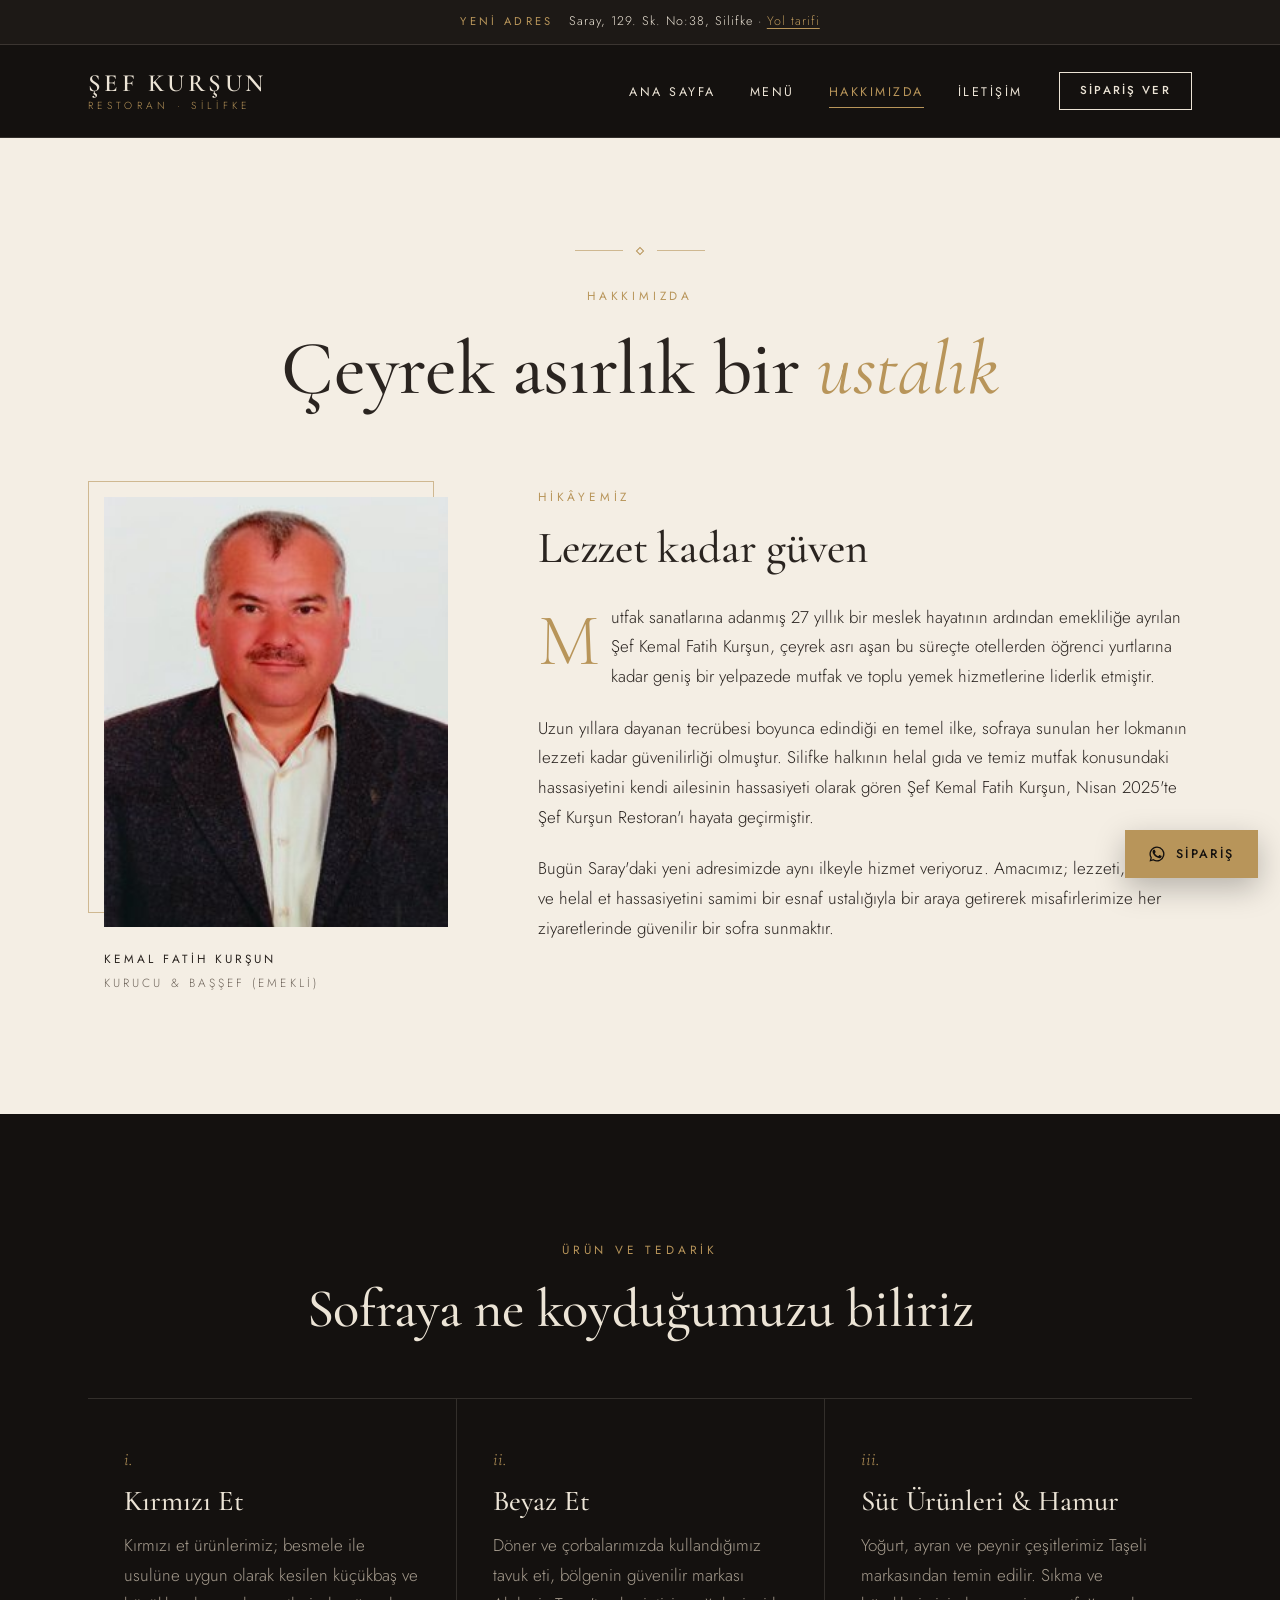
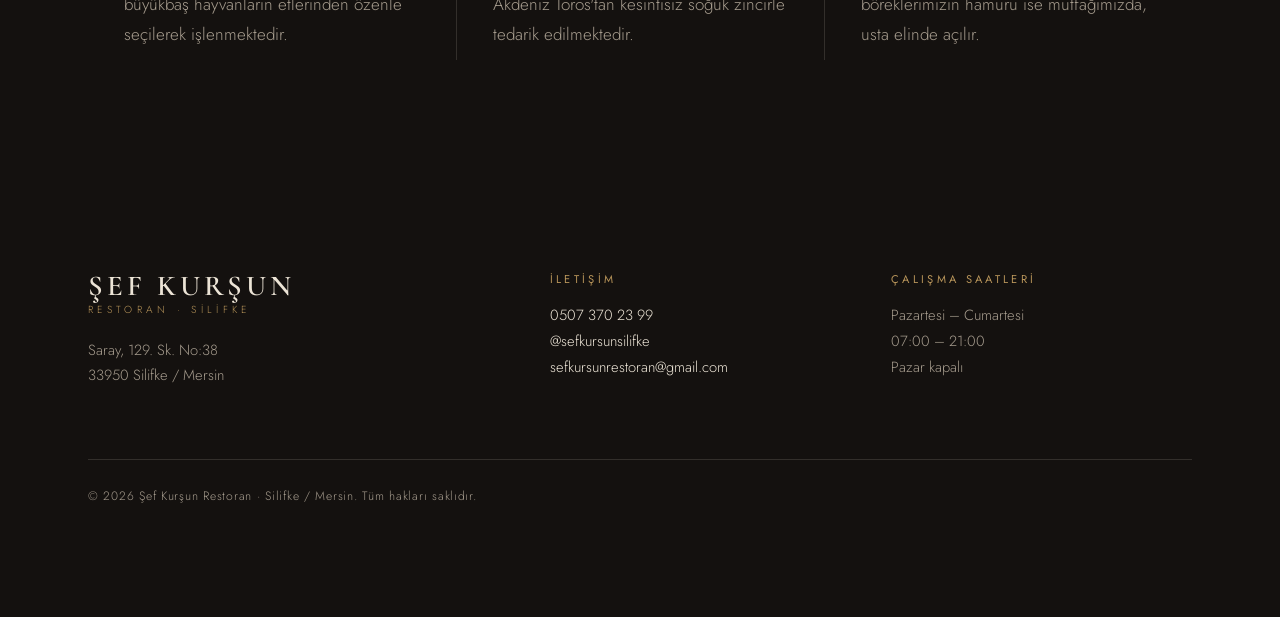
<file: hakkimizda.html>
<!DOCTYPE html>
<html lang="tr">
<head>
  <meta charset="UTF-8">
  <meta name="viewport" content="width=device-width, initial-scale=1.0">
  <title>Hakkımızda | Şef Kurşun Restoran - Silifke</title>
  <meta name="description" content="27 yıllık aşçılık tecrübesiyle Şef Kemal Fatih Kurşun'un helal et hassasiyeti ve lezzet yolculuğu. Şef Kurşun Restoran, Silifke.">
  <link rel="preconnect" href="https://fonts.googleapis.com">
  <link rel="preconnect" href="https://fonts.gstatic.com" crossorigin>
  <link href="https://fonts.googleapis.com/css2?family=Cormorant+Garamond:ital,wght@0,400;0,500;0,600;1,400;1,500&family=Jost:wght@300;400;500&display=swap" rel="stylesheet">
  <link rel="stylesheet" href="/assets/site.css">
  <style>
    .sayfa-bas { padding: 110px 0 70px; text-align: center; }
    .sayfa-bas .susleme { justify-content: center; margin-bottom: 26px; }
    .sayfa-bas h1 { font-size: clamp(2.8rem, 6vw, 4.8rem); margin-top: 18px; }
    .hikaye .kap { display: grid; grid-template-columns: 360px 1fr; gap: 90px; align-items: start; }
    .hikaye figure { position: relative; margin: 16px 0 0 16px; }
    .hikaye figure::before { content: ""; position: absolute; top: -16px; left: -16px; width: 100%; aspect-ratio: 4 / 5; border: 1px solid var(--pirinc); opacity: .6; }
    .hikaye figure img { position: relative; width: 100%; aspect-ratio: 4 / 5; object-fit: cover; }
    .hikaye figcaption { margin-top: 22px; font-size: .74rem; letter-spacing: .26em; text-transform: uppercase; color: var(--metin-soluk); }
    .hikaye figcaption b { display: block; color: var(--metin); font-weight: 400; margin-bottom: 4px; }
    .metin h2 { font-size: clamp(2rem, 3.6vw, 2.8rem); margin: 14px 0 30px; }
    .metin p { margin-bottom: 1.3em; font-size: 1.06rem; }
    .metin p:first-of-type::first-letter { font-family: var(--f-baslik); float: left; font-size: 4.6rem; line-height: .82; margin: 8px 12px 0 0; color: var(--pirinc); }
    .ilkeler .bas { text-align: center; margin-bottom: 60px; }
    .ilkeler .bas h2 { font-size: clamp(2.2rem, 4.4vw, 3.4rem); margin-top: 16px; }
    .ilkeler .uclu { display: grid; grid-template-columns: repeat(3, 1fr); border-top: 1px solid var(--cizgi-koyu); }
    .ilkeler article { padding: 44px 36px 10px; }
    .ilkeler article + article { border-left: 1px solid var(--cizgi-koyu); }
    .ilkeler .no { font-family: var(--f-baslik); font-style: italic; font-size: 1.15rem; color: var(--pirinc); }
    .ilkeler h3 { font-family: var(--f-baslik); font-weight: 500; font-size: 1.8rem; line-height: 1.15; margin: 8px 0 14px; }
    @media (max-width: 860px) {
      .sayfa-bas { padding: 80px 0 50px; }
      .hikaye .kap { grid-template-columns: 1fr; gap: 50px; }
      .hikaye figure { max-width: 280px; margin: 16px auto 0; }
      .ilkeler .uclu { grid-template-columns: 1fr; }
      .ilkeler article { padding: 34px 6px 20px; }
      .ilkeler article + article { border-left: 0; border-top: 1px solid var(--cizgi-koyu); }
    }
  </style>
</head>
<body>

  <div class="duyuru"><b>Yeni adres</b> Saray, 129. Sk. No:38, Silifke · <a href="/iletisim.html">Yol tarifi</a></div>

  <header class="site-ust dolu">
    <div class="kap">
      <a href="/" class="marka"><b>Şef Kurşun</b><small>Restoran · Silifke</small></a>
      <ul class="menu-linkler">
        <li><a href="/">Ana Sayfa</a></li>
        <li><a href="/QRMENU/">Menü</a></li>
        <li><a href="/hakkimizda.html" aria-current="page">Hakkımızda</a></li>
        <li><a href="/iletisim.html">İletişim</a></li>
      </ul>
      <a href="/order.html" class="dugme dugme-cizgi dugme-kucuk">Sipariş Ver</a>
    </div>
  </header>

  <main>
    <section class="sayfa-bas kap">
      <div class="susleme"><span></span></div>
      <span class="ust-yazi">Hakkımızda</span>
      <h1 class="baslik">Çeyrek asırlık bir <em>ustalık</em></h1>
    </section>

    <section class="hikaye" style="padding-bottom:120px">
      <div class="kap">
        <figure>
          <img src="/kemal-kursun.jpg" alt="Şef Kemal Fatih Kurşun">
          <figcaption><b>Kemal Fatih Kurşun</b>Kurucu &amp; Başşef (Emekli)</figcaption>
        </figure>
        <div class="metin">
          <span class="ust-yazi">Hikâyemiz</span>
          <h2 class="baslik">Lezzet kadar güven</h2>
          <p>Mutfak sanatlarına adanmış 27 yıllık bir meslek hayatının ardından emekliliğe ayrılan Şef Kemal Fatih Kurşun, çeyrek asrı aşan bu süreçte otellerden öğrenci yurtlarına kadar geniş bir yelpazede mutfak ve toplu yemek hizmetlerine liderlik etmiştir.</p>
          <p>Uzun yıllara dayanan tecrübesi boyunca edindiği en temel ilke, sofraya sunulan her lokmanın lezzeti kadar güvenilirliği olmuştur. Silifke halkının helal gıda ve temiz mutfak konusundaki hassasiyetini kendi ailesinin hassasiyeti olarak gören Şef Kemal Fatih Kurşun, Nisan 2025'te Şef Kurşun Restoran'ı hayata geçirmiştir.</p>
          <p>Bugün Saray'daki yeni adresimizde aynı ilkeyle hizmet veriyoruz. Amacımız; lezzeti, hijyeni ve helal et hassasiyetini samimi bir esnaf ustalığıyla bir araya getirerek misafirlerimize her ziyaretlerinde güvenilir bir sofra sunmaktır.</p>
        </div>
      </div>
    </section>

    <section class="bolum koyu ilkeler">
      <div class="kap">
        <div class="bas">
          <span class="ust-yazi">Ürün ve Tedarik</span>
          <h2 class="baslik">Sofraya ne koyduğumuzu biliriz</h2>
        </div>
        <div class="uclu">
          <article>
            <span class="no">i.</span>
            <h3>Kırmızı Et</h3>
            <p class="soluk">Kırmızı et ürünlerimiz; besmele ile usulüne uygun olarak kesilen küçükbaş ve büyükbaş hayvanların etlerinden özenle seçilerek işlenmektedir.</p>
          </article>
          <article>
            <span class="no">ii.</span>
            <h3>Beyaz Et</h3>
            <p class="soluk">Döner ve çorbalarımızda kullandığımız tavuk eti, bölgenin güvenilir markası Akdeniz Toros'tan kesintisiz soğuk zincirle tedarik edilmektedir.</p>
          </article>
          <article>
            <span class="no">iii.</span>
            <h3>Süt Ürünleri &amp; Hamur</h3>
            <p class="soluk">Yoğurt, ayran ve peynir çeşitlerimiz Taşeli markasından temin edilir. Sıkma ve böreklerimizin hamuru ise mutfağımızda, usta elinde açılır.</p>
          </article>
        </div>
      </div>
    </section>
  </main>

  <footer class="site-alt">
    <div class="kap">
      <div>
        <a href="/" class="marka"><b>Şef Kurşun</b><small>Restoran · Silifke</small></a>
        <p style="margin-top:22px">Saray, 129. Sk. No:38<br>33950 Silifke / Mersin</p>
      </div>
      <div>
        <h4>İletişim</h4>
        <p><a href="tel:05073702399">0507 370 23 99</a><br>
        <a href="https://www.instagram.com/sefkursunsilifke" target="_blank" rel="noopener">@sefkursunsilifke</a><br>
        <a href="mailto:sefkursunrestoran@gmail.com">sefkursunrestoran@gmail.com</a></p>
      </div>
      <div>
        <h4>Çalışma Saatleri</h4>
        <p>Pazartesi – Cumartesi<br>07:00 – 21:00<br>Pazar kapalı</p>
      </div>
      <p class="telif">© 2026 Şef Kurşun Restoran · Silifke / Mersin. Tüm hakları saklıdır.</p>
    </div>
  </footer>

  <a href="/order.html" class="wa-sabit" aria-label="WhatsApp ile sipariş ver">
    <span class="dugme">
      <svg viewBox="0 0 24 24" fill="currentColor" aria-hidden="true"><path d="M17.5 14.4c-.3-.1-1.8-.9-2-1-.3-.1-.5-.1-.7.1-.2.3-.8 1-.9 1.2-.2.2-.3.2-.6.1-.3-.1-1.3-.5-2.4-1.5-.9-.8-1.5-1.8-1.7-2.1-.2-.3 0-.5.1-.6l.5-.6c.1-.2.2-.3.3-.5.1-.2 0-.4 0-.5l-.9-2.2c-.2-.6-.5-.5-.7-.5h-.6c-.2 0-.5.1-.8.4-.3.3-1 1-1 2.5s1.1 2.9 1.2 3.1c.1.2 2.1 3.2 5.1 4.5 2.5 1 3 .8 3.6.7.5-.1 1.8-.7 2-1.4.2-.7.2-1.3.2-1.4-.1-.1-.3-.2-.6-.3zM12 2a10 10 0 0 0-8.6 15.1L2 22l5-1.3A10 10 0 1 0 12 2zm0 18.2c-1.5 0-3-.4-4.3-1.2l-.3-.2-3 .8.8-2.9-.2-.3A8.2 8.2 0 1 1 12 20.2z"/></svg>
      <span>Sipariş</span>
    </span>
  </a>

</body>
</html>
</file>
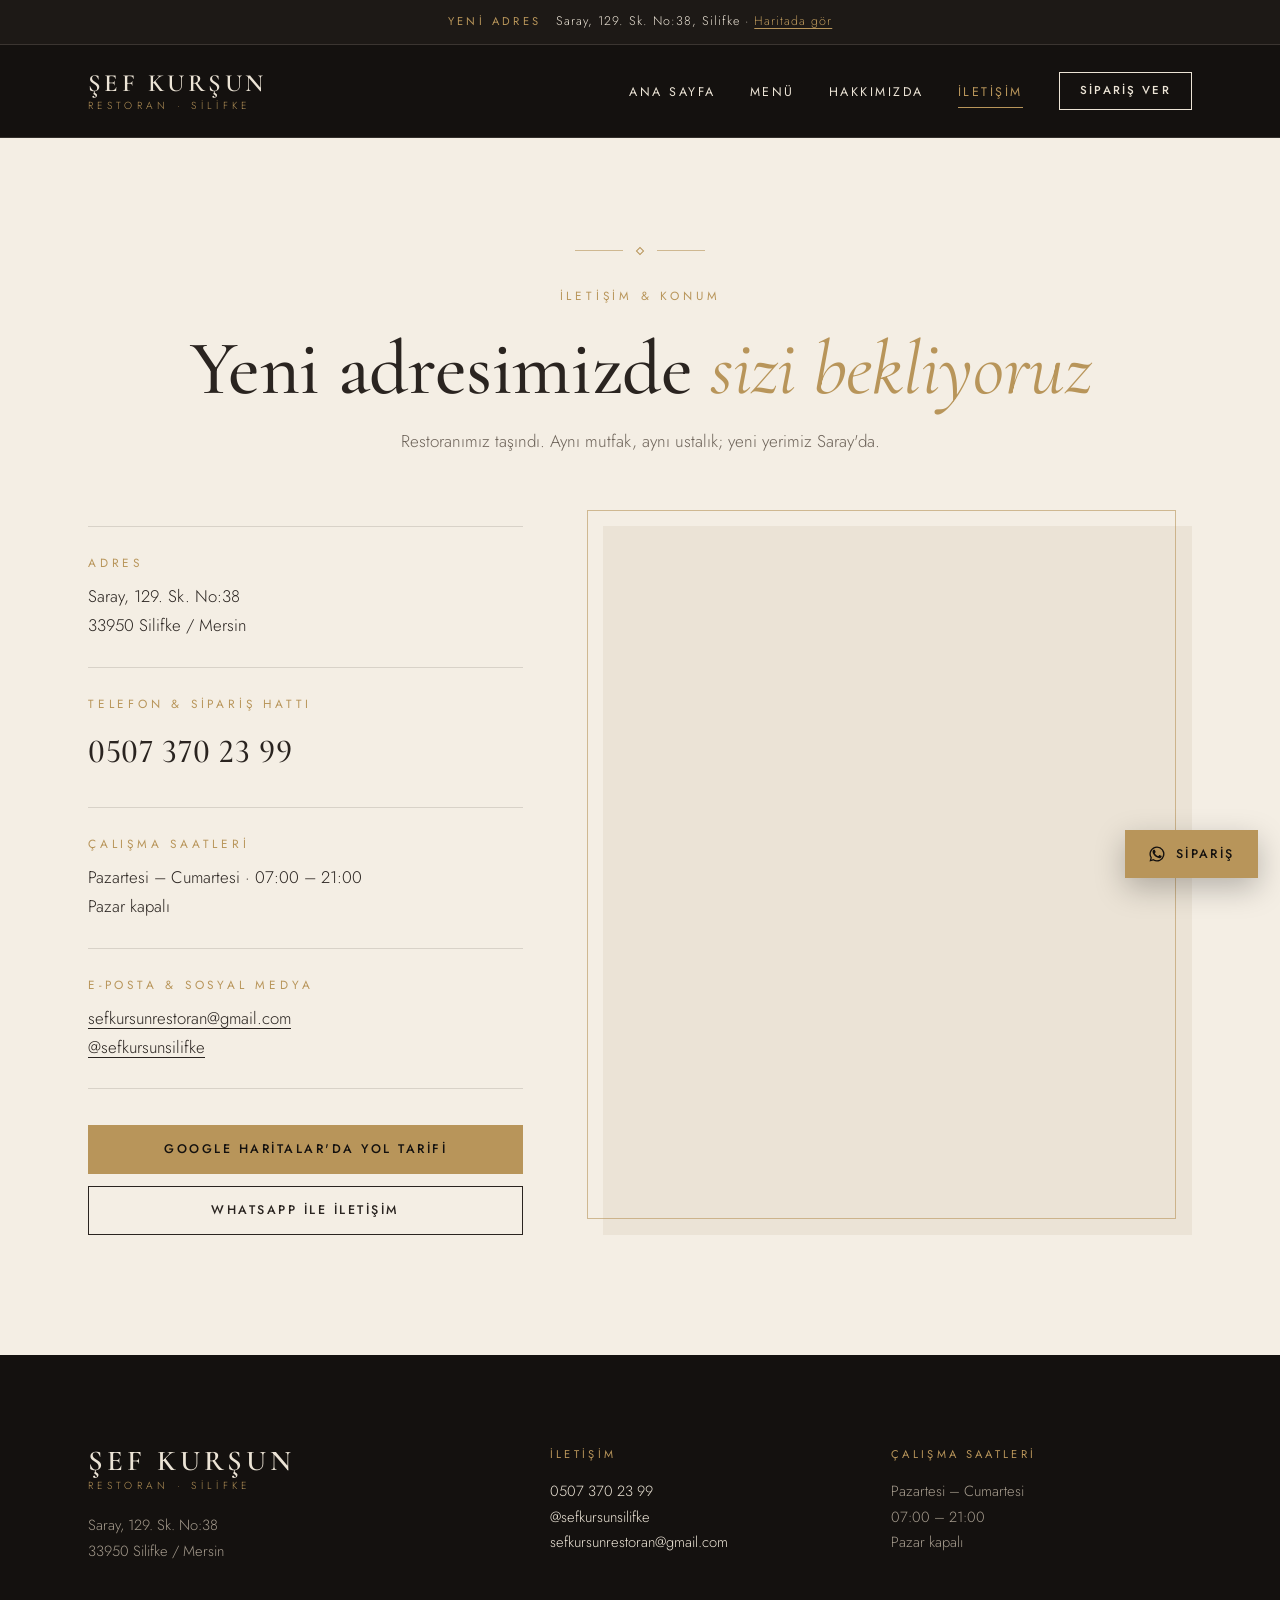
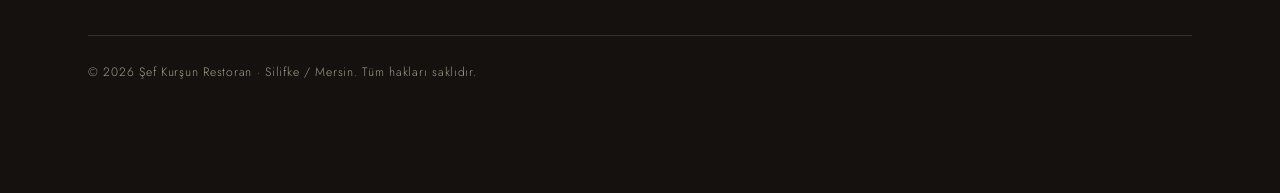
<file: iletisim.html>
<!DOCTYPE html>
<html lang="tr">
<head>
  <meta charset="UTF-8">
  <meta name="viewport" content="width=device-width, initial-scale=1.0">
  <title>İletişim & Konum | Şef Kurşun Restoran - Silifke</title>
  <meta name="description" content="Şef Kurşun Restoran yeni adresi: Saray, 129. Sk. No:38, 33950 Silifke/Mersin. Telefon, WhatsApp sipariş hattı ve Google Haritalar yol tarifi.">
  <link rel="preconnect" href="https://fonts.googleapis.com">
  <link rel="preconnect" href="https://fonts.gstatic.com" crossorigin>
  <link href="https://fonts.googleapis.com/css2?family=Cormorant+Garamond:ital,wght@0,400;0,500;0,600;1,400;1,500&family=Jost:wght@300;400;500&display=swap" rel="stylesheet">
  <link rel="stylesheet" href="/assets/site.css">
  <style>
    .sayfa-bas { padding: 110px 0 70px; text-align: center; }
    .sayfa-bas .susleme { justify-content: center; margin-bottom: 26px; }
    .sayfa-bas h1 { font-size: clamp(2.8rem, 6vw, 4.8rem); margin-top: 18px; }
    .sayfa-bas p { margin-top: 16px; }
    .izgara { display: grid; grid-template-columns: .85fr 1.15fr; gap: 80px; align-items: stretch; padding-bottom: 120px; }
    .satir { padding: 26px 0; border-bottom: 1px solid var(--cizgi-acik); }
    .satir:first-child { border-top: 1px solid var(--cizgi-acik); }
    .satir .ust-yazi { display: block; margin-bottom: 8px; }
    .satir p, .satir a { font-size: 1.05rem; }
    .satir .buyuk { font-family: var(--f-baslik); font-size: 2.1rem; font-weight: 500; text-decoration: none; letter-spacing: .02em; }
    .satir a { text-underline-offset: 4px; }
    .dugmeler { display: flex; flex-direction: column; gap: 12px; margin-top: 36px; }
    .harita { position: relative; min-height: 520px; background: var(--fildisi-2); }
    .harita::before { content: ""; position: absolute; inset: -16px 16px 16px -16px; border: 1px solid var(--pirinc); opacity: .6; pointer-events: none; }
    .harita iframe { position: relative; width: 100%; height: 100%; min-height: 520px; border: 0; display: block; filter: grayscale(.6) contrast(1.05); }
    @media (max-width: 860px) {
      .sayfa-bas { padding: 80px 0 50px; }
      .izgara { grid-template-columns: 1fr; gap: 56px; padding-bottom: 80px; }
      .harita, .harita iframe { min-height: 360px; }
      .harita { margin-left: 16px; }
    }
  </style>
</head>
<body>

  <div class="duyuru"><b>Yeni adres</b> Saray, 129. Sk. No:38, Silifke · <a href="#harita">Haritada gör</a></div>

  <header class="site-ust dolu">
    <div class="kap">
      <a href="/" class="marka"><b>Şef Kurşun</b><small>Restoran · Silifke</small></a>
      <ul class="menu-linkler">
        <li><a href="/">Ana Sayfa</a></li>
        <li><a href="/QRMENU/">Menü</a></li>
        <li><a href="/hakkimizda.html">Hakkımızda</a></li>
        <li><a href="/iletisim.html" aria-current="page">İletişim</a></li>
      </ul>
      <a href="/order.html" class="dugme dugme-cizgi dugme-kucuk">Sipariş Ver</a>
    </div>
  </header>

  <main>
    <section class="sayfa-bas kap">
      <div class="susleme"><span></span></div>
      <span class="ust-yazi">İletişim &amp; Konum</span>
      <h1 class="baslik">Yeni adresimizde <em>sizi bekliyoruz</em></h1>
      <p class="soluk">Restoranımız taşındı. Aynı mutfak, aynı ustalık; yeni yerimiz Saray'da.</p>
    </section>

    <section class="kap izgara">
      <div>
        <div class="satir">
          <span class="ust-yazi">Adres</span>
          <p>Saray, 129. Sk. No:38<br>33950 Silifke / Mersin</p>
        </div>
        <div class="satir">
          <span class="ust-yazi">Telefon &amp; Sipariş Hattı</span>
          <a class="buyuk" href="tel:05073702399">0507 370 23 99</a>
        </div>
        <div class="satir">
          <span class="ust-yazi">Çalışma Saatleri</span>
          <p>Pazartesi – Cumartesi · 07:00 – 21:00<br>Pazar kapalı</p>
        </div>
        <div class="satir">
          <span class="ust-yazi">E-posta &amp; Sosyal Medya</span>
          <p><a href="mailto:sefkursunrestoran@gmail.com">sefkursunrestoran@gmail.com</a><br>
          <a href="https://www.instagram.com/sefkursunsilifke" target="_blank" rel="noopener">@sefkursunsilifke</a></p>
        </div>
        <div class="dugmeler">
          <a href="https://www.google.com/maps/search/?api=1&amp;query=%C5%9Eef%20Kur%C5%9Fun%20Restoran%2C%20Saray%2C%20129.%20Sk.%20No%3A38%2C%2033950%20Silifke%2FMersin" target="_blank" rel="noopener" class="dugme">Google Haritalar'da Yol Tarifi</a>
          <a href="https://wa.me/905073702399?text=Merhaba,%20sipari%C5%9F%20vermek%20istiyorum." target="_blank" rel="noopener" class="dugme dugme-cizgi">WhatsApp ile İletişim</a>
        </div>
      </div>

      <div class="harita" id="harita">
        <iframe title="Şef Kurşun Restoran haritası" src="https://maps.google.com/maps?q=%C5%9Eef%20Kur%C5%9Fun%20Restoran%2C%20Saray%2C%20129.%20Sk.%20No%3A38%2C%2033950%20Silifke%2FMersin&amp;z=17&amp;output=embed" allowfullscreen loading="lazy" referrerpolicy="strict-origin-when-cross-origin"></iframe>
      </div>
    </section>
  </main>

  <footer class="site-alt">
    <div class="kap">
      <div>
        <a href="/" class="marka"><b>Şef Kurşun</b><small>Restoran · Silifke</small></a>
        <p style="margin-top:22px">Saray, 129. Sk. No:38<br>33950 Silifke / Mersin</p>
      </div>
      <div>
        <h4>İletişim</h4>
        <p><a href="tel:05073702399">0507 370 23 99</a><br>
        <a href="https://www.instagram.com/sefkursunsilifke" target="_blank" rel="noopener">@sefkursunsilifke</a><br>
        <a href="mailto:sefkursunrestoran@gmail.com">sefkursunrestoran@gmail.com</a></p>
      </div>
      <div>
        <h4>Çalışma Saatleri</h4>
        <p>Pazartesi – Cumartesi<br>07:00 – 21:00<br>Pazar kapalı</p>
      </div>
      <p class="telif">© 2026 Şef Kurşun Restoran · Silifke / Mersin. Tüm hakları saklıdır.</p>
    </div>
  </footer>

  <a href="/order.html" class="wa-sabit" aria-label="WhatsApp ile sipariş ver">
    <span class="dugme">
      <svg viewBox="0 0 24 24" fill="currentColor" aria-hidden="true"><path d="M17.5 14.4c-.3-.1-1.8-.9-2-1-.3-.1-.5-.1-.7.1-.2.3-.8 1-.9 1.2-.2.2-.3.2-.6.1-.3-.1-1.3-.5-2.4-1.5-.9-.8-1.5-1.8-1.7-2.1-.2-.3 0-.5.1-.6l.5-.6c.1-.2.2-.3.3-.5.1-.2 0-.4 0-.5l-.9-2.2c-.2-.6-.5-.5-.7-.5h-.6c-.2 0-.5.1-.8.4-.3.3-1 1-1 2.5s1.1 2.9 1.2 3.1c.1.2 2.1 3.2 5.1 4.5 2.5 1 3 .8 3.6.7.5-.1 1.8-.7 2-1.4.2-.7.2-1.3.2-1.4-.1-.1-.3-.2-.6-.3zM12 2a10 10 0 0 0-8.6 15.1L2 22l5-1.3A10 10 0 1 0 12 2zm0 18.2c-1.5 0-3-.4-4.3-1.2l-.3-.2-3 .8.8-2.9-.2-.3A8.2 8.2 0 1 1 12 20.2z"/></svg>
      <span>Sipariş</span>
    </span>
  </a>

</body>
</html>
</file>
<file: assets/site.css>
/* Şef Kurşun Restoran – ortak stil
   Koyu zemin, fildişi metin, pirinç vurgu; zarif serif başlıklar. */

:root {
  --gece: #14110f;
  --gece-2: #1d1916;
  --fildisi: #f4eee4;
  --fildisi-2: #ebe3d6;
  --metin: #2a2420;
  --metin-soluk: #6e645a;
  --acik: #ece4d6;
  --acik-soluk: #a59b8d;
  --pirinc: #b8955a;
  --pirinc-koyu: #9a7a43;
  --bordo: #7a1f1f;
  --cizgi-koyu: rgba(236, 228, 214, .14);
  --cizgi-acik: rgba(42, 36, 32, .14);

  --f-baslik: "Cormorant Garamond", Georgia, "Times New Roman", serif;
  --f-metin: "Jost", "Helvetica Neue", Arial, sans-serif;
}

* { box-sizing: border-box; margin: 0; padding: 0; }
html { -webkit-text-size-adjust: 100%; }

body {
  background: var(--fildisi);
  color: var(--metin);
  font-family: var(--f-metin);
  font-weight: 300;
  font-size: 17px;
  line-height: 1.75;
  font-variant-numeric: lining-nums;
}

a { color: inherit; }
img { max-width: 100%; display: block; }
strong, b { font-weight: 500; }

.kap { max-width: 1160px; margin: 0 auto; padding: 0 28px; }
.dar { max-width: 760px; }

/* ---------- TİPOGRAFİ ---------- */
.ust-yazi {
  display: inline-block;
  font-size: .74rem;
  font-weight: 400;
  letter-spacing: .32em;
  text-transform: uppercase;
  color: var(--pirinc);
}
.baslik {
  font-family: var(--f-baslik);
  font-weight: 500;
  line-height: 1.08;
  letter-spacing: -.005em;
}
.baslik em { font-style: italic; font-weight: 400; color: var(--pirinc); }
.susleme {
  display: flex;
  align-items: center;
  gap: 14px;
  color: var(--pirinc);
}
.susleme::before, .susleme::after { content: ""; height: 1px; width: 48px; background: currentColor; opacity: .6; }
.susleme span { width: 6px; height: 6px; transform: rotate(45deg); border: 1px solid currentColor; }

/* ---------- ÜST ---------- */
.site-ust {
  position: absolute;
  left: 0; right: 0;
  z-index: 100;
  color: var(--acik);
}
.site-ust.dolu { position: sticky; background: var(--gece); border-bottom: 1px solid var(--cizgi-koyu); }
.site-ust .kap { display: flex; align-items: center; gap: 36px; min-height: 92px; }
.marka { text-decoration: none; margin-right: auto; line-height: 1.1; }
.marka b {
  display: block;
  font-family: var(--f-baslik);
  font-weight: 600;
  font-size: 1.55rem;
  letter-spacing: .14em;
  text-transform: uppercase;
}
.marka small { display: block; font-size: .64rem; letter-spacing: .42em; text-transform: uppercase; color: var(--pirinc); margin-top: 3px; }
.menu-linkler { display: flex; gap: 34px; list-style: none; }
.menu-linkler a {
  text-decoration: none;
  font-size: .78rem;
  font-weight: 400;
  letter-spacing: .2em;
  text-transform: uppercase;
  padding: 6px 0;
  border-bottom: 1px solid transparent;
  transition: border-color .2s, color .2s;
}
.menu-linkler a:hover, .menu-linkler a[aria-current="page"] { color: var(--pirinc); border-bottom-color: var(--pirinc); }

/* ---------- DÜĞMELER ---------- */
.dugme {
  display: inline-flex;
  align-items: center;
  justify-content: center;
  gap: 10px;
  font-family: var(--f-metin);
  font-size: .78rem;
  font-weight: 500;
  letter-spacing: .2em;
  text-transform: uppercase;
  text-decoration: none;
  padding: 16px 30px;
  border: 1px solid var(--pirinc);
  background: var(--pirinc);
  color: var(--gece);
  cursor: pointer;
  transition: background .2s, color .2s, border-color .2s;
  line-height: 1.2;
}
.dugme:hover { background: var(--pirinc-koyu); border-color: var(--pirinc-koyu); }
.dugme svg { width: 18px; height: 18px; flex-shrink: 0; }
.dugme-cizgi { background: transparent; color: inherit; border-color: currentColor; }
.dugme-cizgi:hover { background: transparent; color: var(--pirinc); border-color: var(--pirinc); }
.dugme-kucuk { padding: 11px 20px; font-size: .72rem; }

/* ---------- BÖLÜMLER ---------- */
.koyu { background: var(--gece); color: var(--acik); }
.koyu .soluk { color: var(--acik-soluk); }
.soluk { color: var(--metin-soluk); }
.bolum { padding: 120px 0; }

/* Adisyon / bilgi kutusu */
.fis { border-top: 1px solid var(--cizgi-acik); border-bottom: 1px solid var(--cizgi-acik); }
.koyu .fis { border-color: var(--cizgi-koyu); }

/* Taşındık şeridi */
.duyuru {
  background: var(--gece-2);
  color: var(--acik);
  border-bottom: 1px solid var(--cizgi-koyu);
  font-size: .78rem;
  letter-spacing: .08em;
  text-align: center;
  padding: 11px 20px;
  position: relative;
  z-index: 101;
}
.duyuru b { color: var(--pirinc); font-weight: 400; letter-spacing: .3em; text-transform: uppercase; font-size: .7rem; margin-right: 10px; }
.duyuru a { color: var(--pirinc); text-underline-offset: 3px; white-space: nowrap; }

/* ---------- ALT ---------- */
.site-alt { background: var(--gece); color: var(--acik); padding: 90px 0 110px; font-size: .92rem; }
.site-alt .kap { display: grid; grid-template-columns: 1.4fr 1fr 1fr; gap: 40px; }
.site-alt .marka b { font-size: 1.8rem; }
.site-alt h4 { font-size: .7rem; font-weight: 400; letter-spacing: .3em; text-transform: uppercase; color: var(--pirinc); margin-bottom: 14px; }
.site-alt p { color: var(--acik-soluk); }
.site-alt a { color: var(--acik); text-decoration: none; }
.site-alt a:hover { color: var(--pirinc); }
.site-alt .telif { grid-column: 1 / -1; border-top: 1px solid var(--cizgi-koyu); padding-top: 26px; margin-top: 30px; font-size: .76rem; letter-spacing: .06em; }

/* Sağ alttaki sipariş düğmesi */
.wa-sabit { position: fixed; right: 22px; bottom: 22px; z-index: 200; text-decoration: none; }
.wa-sabit .dugme { box-shadow: 0 10px 30px rgba(0,0,0,.25); padding: 14px 22px; }

@media (max-width: 860px) {
  body { font-size: 16px; }
  .kap { padding: 0 20px; }
  .bolum { padding: 80px 0; }
  .site-ust .kap { flex-wrap: wrap; gap: 0 16px; min-height: 0; padding-top: 16px; padding-bottom: 6px; }
  .marka b { font-size: 1.3rem; }
  .menu-linkler { order: 3; width: 100%; gap: 22px; overflow-x: auto; padding: 12px 0 6px; scrollbar-width: none; }
  .menu-linkler::-webkit-scrollbar { display: none; }
  .menu-linkler a { white-space: nowrap; font-size: .7rem; }
  .site-alt { padding: 64px 0 100px; }
  .site-alt .kap { grid-template-columns: 1fr; gap: 30px; }
  .wa-sabit .dugme span { display: none; }
  .wa-sabit .dugme { padding: 14px; }
}
</file>
